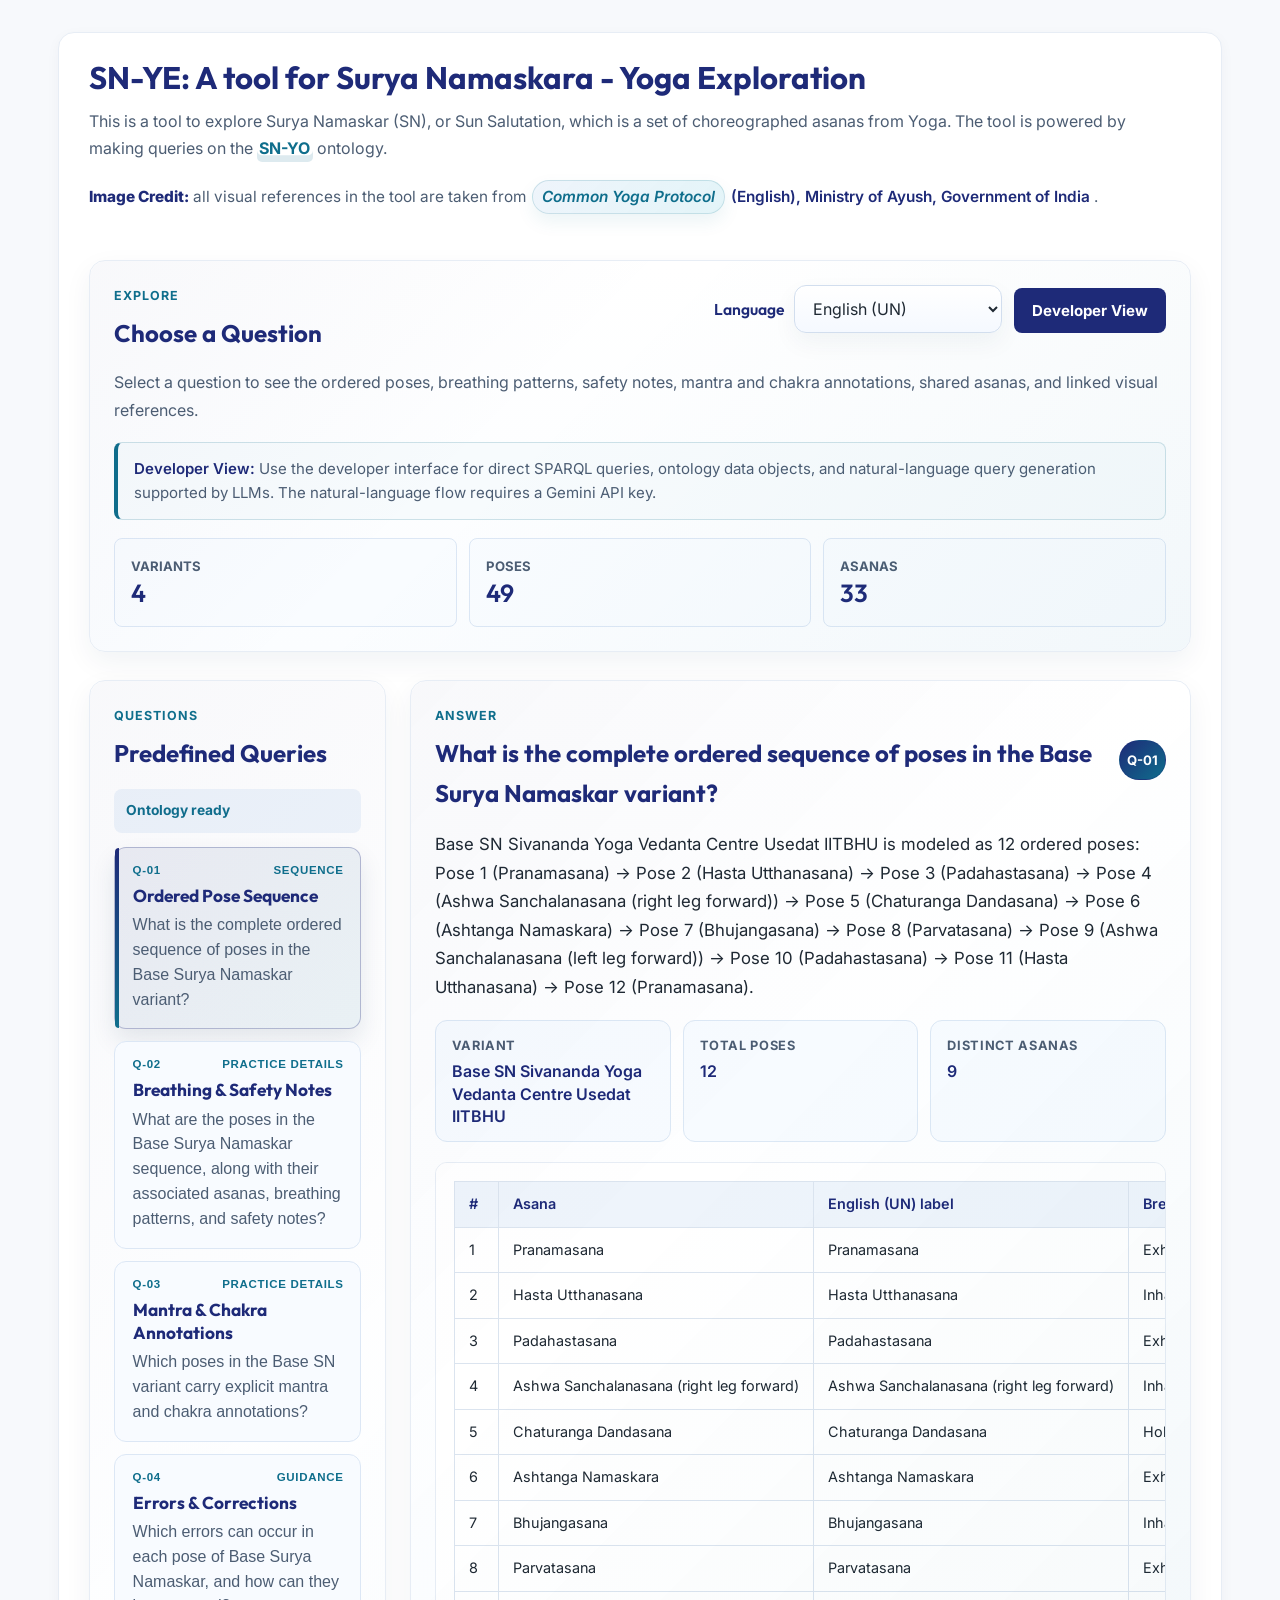
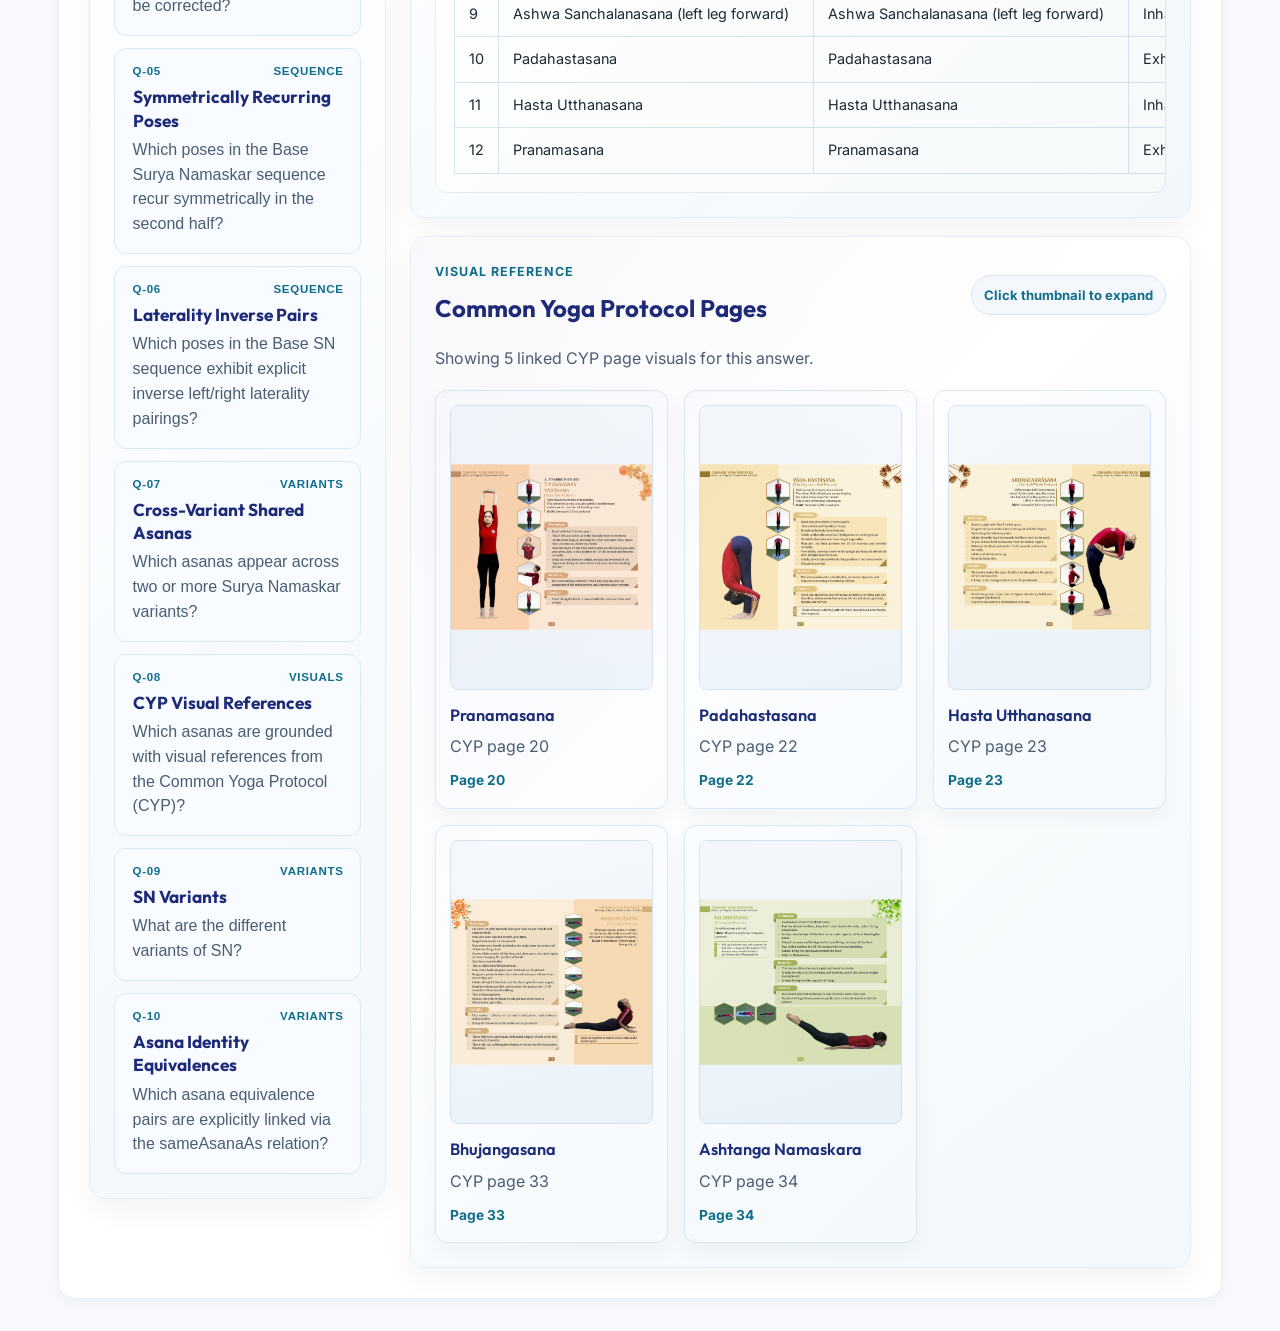
<file: index.html>
<!DOCTYPE html>
<html lang="en">
<head>
  <meta charset="UTF-8" />
  <meta name="viewport" content="width=device-width, initial-scale=1.0" />
  <title>SN-YE | Surya Namaskar Yoga Explorer</title>
  <meta
    name="description"
    content="Surya Namaskar explorer workspace with ontology-grounded answers and visual references."
  />
  <link rel="stylesheet" href="css/style.css" />
  <link rel="stylesheet" href="css/explorer.css?v=view_split_v2" />
</head>
<body class="education-page education-body education-body--workspace">
  <div class="container education-container education-container--workspace">
    <main class="content education-content education-content--workspace">
      <section
        class="visible education-workspace education-workspace--page sn-user-app"
        data-sn-user-app
        data-ontology-src="models/master.owl?v=sparql_v1"
        data-cyp-image-base="images/cyp-pages"
      >
        <div class="education-workspace-shell sn-user-shell">
          <header class="education-workspace-header">
            <div class="education-workspace-heading">
              <h1>SN-YE: A tool for Surya Namaskara - Yoga Exploration</h1>
              <p class="education-panel-copy education-workspace-copy">
                This is a tool to explore Surya Namaskar (SN), or Sun Salutation, which is a set of choreographed asanas from Yoga. The tool is powered by making queries on the <a class="education-inline-home-link" href="https://ai4society.github.io/sn-yo/" target="_blank" rel="noopener noreferrer">SN-YO</a> ontology.
              </p>
              <p class="education-panel-copy education-workspace-reference">
                <strong class="education-credit-heading">Image Credit:</strong> all visual references in the tool are taken from
                <a href="https://www.yogamdniy.nic.in/ckfinder/userfiles/files/Common%20Yoga%20Protocol%20Book%20_%20English%20(1).pdf" target="_blank" rel="noopener noreferrer">
                  <span class="keyword-highlight"><em>Common Yoga Protocol</em></span> <strong>(English), Ministry of Ayush, Government of India</strong>
                </a>.
              </p>
            </div>
          </header>

          <div class="sn-user-media-grid sn-user-media-grid--single">
            <article class="education-panel sn-user-summary-panel">
              <div class="education-panel-header education-panel-header--spread sn-user-explore-header">
                <div>
                  <p class="education-kicker">Explore</p>
                  <h2>Choose a Question</h2>
                </div>
                <div class="sn-user-explore-actions">
                  <div class="education-language-control education-language-control--toolbar">
                    <label class="education-composer-label" for="sn-user-language-select">Language</label>
                    <select
                      id="sn-user-language-select"
                      class="education-composer-select education-language-select"
                      name="sn-user-language-select"
                    >
                      <option value="en" selected>English (UN)</option>
                      <option value="ar">Arabic (UN)</option>
                      <option value="zh">Chinese (UN)</option>
                      <option value="fr">French (UN)</option>
                      <option value="ru">Russian (UN)</option>
                      <option value="es">Spanish (UN)</option>
                      <option value="hi">Hindi (IN)</option>
                      <option value="bn">Bengali (IN)</option>
                      <option value="mr">Marathi (IN)</option>
                      <option value="te">Telugu (IN)</option>
                      <option value="ta">Tamil (IN)</option>
                      <option value="gu">Gujarati (IN)</option>
                      <option value="ur">Urdu (IN)</option>
                      <option value="kn">Kannada (IN)</option>
                      <option value="or">Odia (IN)</option>
                      <option value="ml">Malayalam (IN)</option>
                      <option value="pa">Punjabi (IN)</option>
                      <option value="as">Assamese (IN)</option>
                      <option value="mai">Maithili (IN)</option>
                      <option value="sat">Santali (IN)</option>
                      <option value="mni">Manipuri (Meitei) (IN)</option>
                      <option value="brx">Bodo (IN)</option>
                      <option value="doi">Dogri (IN)</option>
                      <option value="ks">Kashmiri (IN)</option>
                      <option value="kok">Konkani (IN)</option>
                      <option value="ne">Nepali (IN)</option>
                      <option value="sa">Sanskrit (IN)</option>
                      <option value="sd">Sindhi (IN)</option>
                    </select>
                  </div>
                  <a class="sn-user-developer-link" href="explorer.html">Developer View</a>
                </div>
              </div>
              <p class="education-panel-copy">
                Select a question to see the ordered poses, breathing patterns, safety notes, mantra and chakra annotations, shared asanas, and linked visual references.
              </p>
              <div class="sn-user-developer-note">
                <strong>Developer View:</strong>
                Use the developer interface for direct SPARQL queries, ontology data objects, and natural-language query generation supported by LLMs. The natural-language flow requires a Gemini API key.
              </div>
              <div class="sn-user-stats" aria-label="Ontology summary">
                <div>
                  <span>Variants</span>
                  <strong id="sn-user-stat-variants">-</strong>
                </div>
                <div>
                  <span>Poses</span>
                  <strong id="sn-user-stat-poses">-</strong>
                </div>
                <div>
                  <span>Asanas</span>
                  <strong id="sn-user-stat-asanas">-</strong>
                </div>
              </div>
            </article>
          </div>

          <div class="sn-user-layout">
            <aside class="education-panel sn-user-question-panel">
              <div class="education-panel-header">
                <div>
                  <p class="education-kicker">Questions</p>
                  <h2>Predefined Queries</h2>
                </div>
              </div>
              <div id="sn-user-status" class="sn-user-status">Loading ontology...</div>
              <div id="sn-user-question-list" class="education-question-list" aria-label="Predefined yoga questions"></div>
            </aside>

            <div class="sn-user-answer-column">
              <article class="education-panel education-answer-panel sn-user-answer-panel">
                <div class="education-panel-header education-panel-header--spread">
                  <div>
                    <p class="education-kicker">Answer</p>
                    <h2 id="sn-user-answer-title">Select a question...</h2>
                  </div>
                  <span class="education-question-id" id="sn-user-active-question-id">-</span>
                </div>
                <p id="sn-user-answer-text" class="education-answer-lede"></p>
                <div id="sn-user-facts" class="education-facts" aria-label="Answer facts"></div>
                <div id="sn-user-sections" class="education-sections" aria-label="Answer details"></div>
                <div id="sn-user-error" class="education-error" hidden></div>
              </article>

              <article class="education-panel education-visual-panel sn-user-visual-panel">
                <div class="education-panel-header education-panel-header--spread">
                  <div>
                    <p class="education-kicker">Visual Reference</p>
                    <h2>Common Yoga Protocol Pages</h2>
                  </div>
                  <span class="education-status-pill education-status-pill--subtle">Click thumbnail to expand</span>
                </div>
                <p id="sn-user-visual-note" class="education-panel-copy">
                  Visual references directly attached to the modeled entities will be displayed here.
                </p>
                <div id="sn-user-visuals" class="education-visuals" aria-label="Linked CYP visual references"></div>
              </article>
            </div>
          </div>
        </div>
      </section>
    </main>
  </div>

  <div
    class="education-lightbox"
    id="sn-user-lightbox"
    hidden
    aria-hidden="true"
    role="dialog"
    aria-label="Expanded CYP page visual"
  >
    <button
      type="button"
      class="education-lightbox-close"
      id="sn-user-lightbox-close"
      aria-label="Close expanded visual"
    >
      &times;
    </button>
    <figure class="education-lightbox-figure">
      <img id="sn-user-lightbox-image" alt="" />
      <figcaption id="sn-user-lightbox-caption"></figcaption>
    </figure>
  </div>

  <script src="js/ontology-graph.js?v=sparql_v1"></script>
  <script src="js/explorer-data.js?v=sparql_v1"></script>
  <script src="js/user-view.js?v=user_v1"></script>
</body>
</html>
</file>
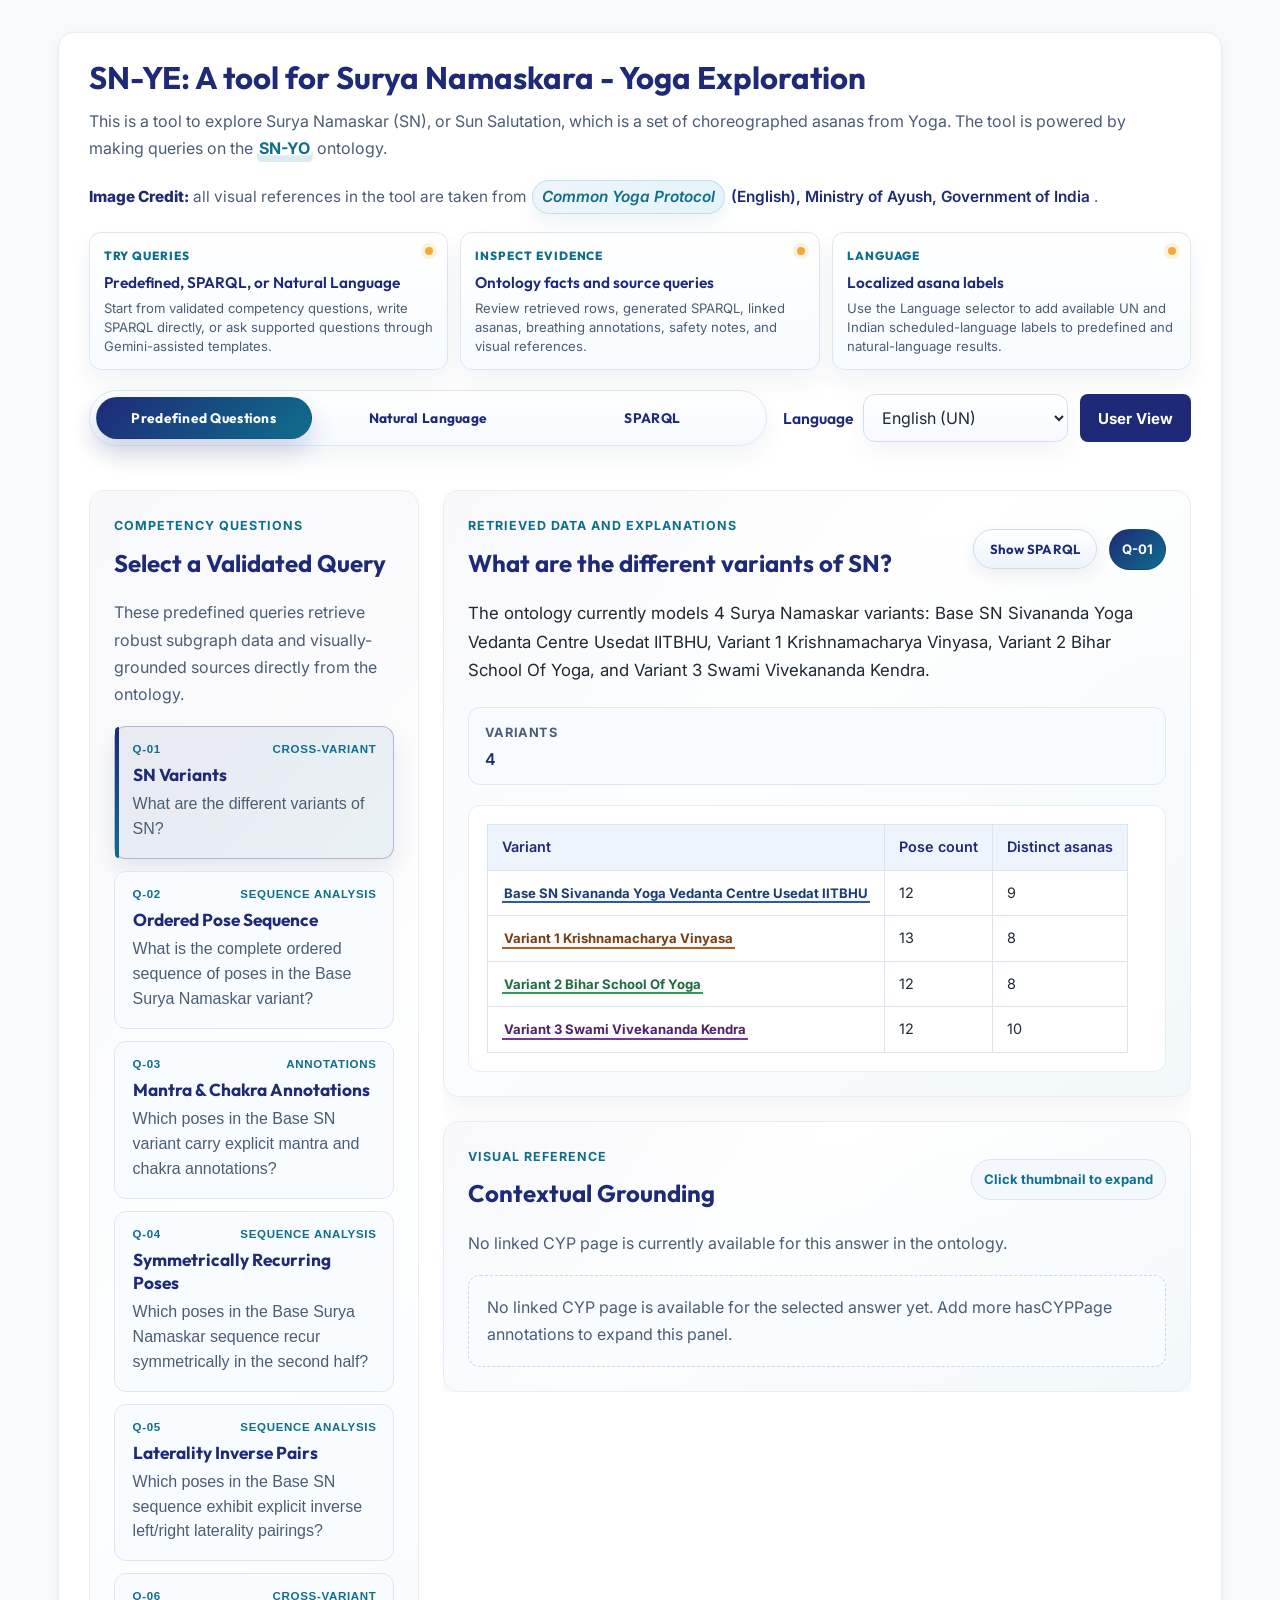
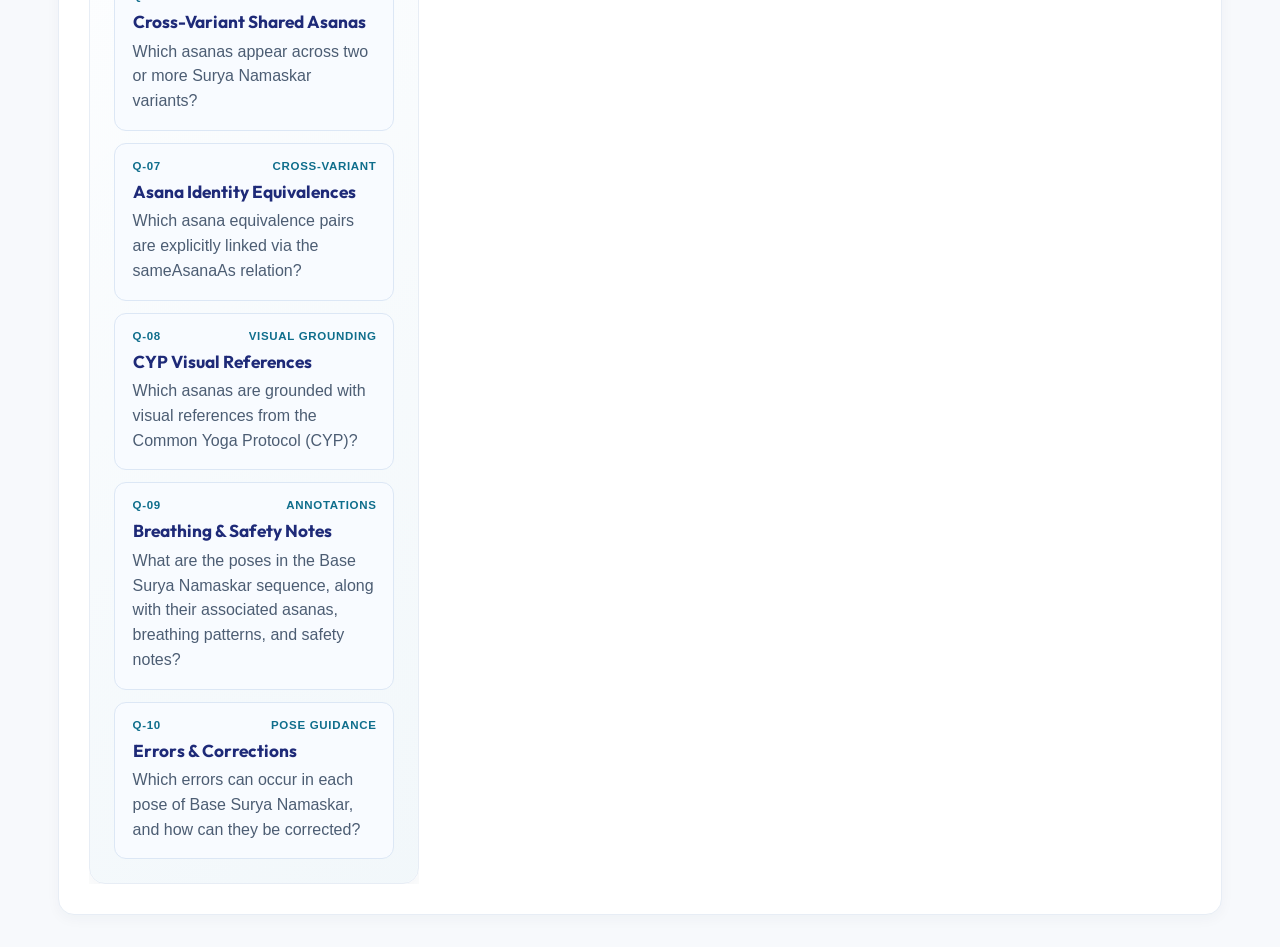
<file: explorer.html>
<!DOCTYPE html>
<html lang="en">
<head>
  <meta charset="UTF-8" />
  <meta name="viewport" content="width=device-width, initial-scale=1.0" />
  <title>SN-YE | Surya Namaskar Yoga Explorer</title>
  <meta
    name="description"
    content="Surya Namaskar explorer workspace with ontology-grounded answers and visual references."
  />
  <link rel="stylesheet" href="css/style.css" />
  <link rel="stylesheet" href="css/explorer.css?v=view_split_v2" />
</head>
<body class="education-page education-body education-body--workspace">
  <div class="container education-container education-container--workspace">
    <main class="content education-content education-content--workspace">
      <section
        class="visible education-workspace education-workspace--page"
        data-education-app
        data-ontology-src="models/master.owl?v=sparql_v1"
        data-cyp-image-base="images/cyp-pages"
      >
        <div class="education-workspace-shell">
          <header class="education-workspace-header">
            <div class="education-workspace-heading">
              <h1>SN-YE: A tool for Surya Namaskara - Yoga Exploration</h1>
              <p class="education-panel-copy education-workspace-copy">
                This is a tool to explore Surya Namaskar (SN), or Sun Salutation, which is a set of choreographed asanas from Yoga. The tool is powered by making queries on the <a class="education-inline-home-link" href="https://ai4society.github.io/sn-yo/" target="_blank" rel="noopener noreferrer">SN-YO</a> ontology.
              </p>
              <p class="education-panel-copy education-workspace-reference">
                <strong class="education-credit-heading">Image Credit:</strong> all visual references in the tool are taken from
                <a href="https://www.yogamdniy.nic.in/ckfinder/userfiles/files/Common%20Yoga%20Protocol%20Book%20_%20English%20(1).pdf" target="_blank" rel="noopener noreferrer">
                  <span class="keyword-highlight"><em>Common Yoga Protocol</em></span> <strong>(English), Ministry of Ayush, Government of India</strong>
                </a>.
              </p>
              <div class="education-feature-strip" aria-label="SN-YE feature overview">
                <article class="education-feature-card">
                  <span>Try queries</span>
                  <strong>Predefined, SPARQL, or Natural Language</strong>
                  <p>Start from validated competency questions, write SPARQL directly, or ask supported questions through Gemini-assisted templates.</p>
                </article>
                <article class="education-feature-card">
                  <span>Inspect evidence</span>
                  <strong>Ontology facts and source queries</strong>
                  <p>Review retrieved rows, generated SPARQL, linked asanas, breathing annotations, safety notes, and visual references.</p>
                </article>
                <article class="education-feature-card">
                  <span>Language</span>
                  <strong>Localized asana labels</strong>
                  <p>Use the Language selector to add available UN and Indian scheduled-language labels to predefined and natural-language results.</p>
                </article>
              </div>
            </div>
          </header>

          <div class="education-workspace-toolbar">
            <div class="education-workspace-switch education-workspace-switch--page" role="tablist" aria-label="Workspace mode">
              <button
                type="button"
                class="education-workspace-switch-button"
                id="education-mode-predefined"
                data-workspace-mode="predefined"
                aria-pressed="false"
              >
                Predefined Questions
              </button>
              <button
                type="button"
                class="education-workspace-switch-button"
                id="education-mode-custom"
                data-workspace-mode="custom"
                aria-pressed="true"
              >
                Natural Language
              </button>
              <button
                type="button"
                class="education-workspace-switch-button"
                id="education-mode-sparql"
                data-workspace-mode="sparql"
                aria-pressed="false"
              >
                SPARQL
              </button>
            </div>
            <div class="education-toolbar-actions">
              <div class="education-language-control education-language-control--toolbar">
                <label class="education-composer-label" for="education-language-select">Language</label>
                <select
                  id="education-language-select"
                  class="education-composer-select education-language-select"
                  data-education-language-select
                  name="education-language-select"
                >
                  <option value="en" selected>English (UN)</option>
                  <option value="ar">Arabic (UN)</option>
                  <option value="zh">Chinese (UN)</option>
                  <option value="fr">French (UN)</option>
                  <option value="ru">Russian (UN)</option>
                  <option value="es">Spanish (UN)</option>
                  <option value="hi">Hindi (IN)</option>
                  <option value="bn">Bengali (IN)</option>
                  <option value="mr">Marathi (IN)</option>
                  <option value="te">Telugu (IN)</option>
                  <option value="ta">Tamil (IN)</option>
                  <option value="gu">Gujarati (IN)</option>
                  <option value="ur">Urdu (IN)</option>
                  <option value="kn">Kannada (IN)</option>
                  <option value="or">Odia (IN)</option>
                  <option value="ml">Malayalam (IN)</option>
                  <option value="pa">Punjabi (IN)</option>
                  <option value="as">Assamese (IN)</option>
                  <option value="mai">Maithili (IN)</option>
                  <option value="sat">Santali (IN)</option>
                  <option value="mni">Manipuri (Meitei) (IN)</option>
                  <option value="brx">Bodo (IN)</option>
                  <option value="doi">Dogri (IN)</option>
                  <option value="ks">Kashmiri (IN)</option>
                  <option value="kok">Konkani (IN)</option>
                  <option value="ne">Nepali (IN)</option>
                  <option value="sa">Sanskrit (IN)</option>
                  <option value="sd">Sindhi (IN)</option>
                </select>
              </div>
              <a class="education-view-link" href="index.html">User View</a>
            </div>
          </div>

          <div class="education-layout-container">
            
            <!-- Natural Language Interface - Left/Right State Flow -->
            <div id="nl-interface-wrapper" class="education-layout" data-mode="custom" style="display: none;">
              
              <!-- LEFT PANE: Composer -->
              <aside class="education-questions-column" id="nl-interface-column">
                <div class="education-panel education-composer-panel education-panel--workspace-column" id="education-composer-panel">
                  <div class="education-panel-header education-panel-header--spread">
                    <div>
                      <p class="education-kicker">Natural Language Interface</p>
                      <h2>Query the Knowledge Graph</h2>
                    </div>
                  </div>

                  <p class="education-panel-copy">
                    This framework interprets your natural language prompts and translates them into structured SPARQL queries against the Surya Namaskar Ontology. 
                  </p>

                  <form class="education-composer-form" id="education-ai-form" aria-label="Custom natural language question composer">
                    <details class="education-config-panel">
                      <summary class="education-config-summary">
                        <span>Gemini API Key &amp; Model</span>
                        <span class="education-config-summary-note">Required</span>
                      </summary>
                      <div class="education-config-panel-body">
                        <div class="education-composer-config-grid">
                          <div class="education-composer-field">
                            <label class="education-composer-label" for="education-api-key">Gemini API key</label>
                            <input
                              id="education-api-key"
                              class="education-composer-input education-composer-input--single-line"
                              name="education-api-key"
                              type="password"
                              spellcheck="false"
                              autocomplete="off"
                              placeholder="Paste your Gemini API key"
                            />
                          </div>
                          <div class="education-composer-field">
                            <label class="education-composer-label" for="education-ai-model">Model</label>
                            <select id="education-ai-model" class="education-composer-select" name="education-ai-model">
                              <option value="gemma-4-31b-it" selected>Gemma 4 31B</option>
                              <option value="gemma-4-26b-a4b-it">Gemma 4 26B</option>
                              <option value="gemini-3.1-flash-lite-preview">Gemini 3.1 Flash-Lite Preview</option>
                              <option value="gemini-3-flash-preview">Gemini 3 Flash Preview</option>
                              <option value="gemini-2.5-flash">Gemini 2.5 Flash</option>
                              <option value="gemini-2.5-flash-lite">Gemini 2.5 Flash-Lite</option>
                            </select>
                          </div>
                        </div>
                      </div>
                    </details>

                    <div class="education-label-row">
                      <label class="education-composer-label" for="education-ai-question">Input prompt</label>
                      <span class="education-info-popover">
                        <button type="button" class="education-info-button" aria-label="API key info">i</button>
                        <span class="education-info-tooltip" role="tooltip">
                          A Gemini API key is required to generate SPARQL and the natural language explanation. Open the Gemini API Key &amp; Model section to add it.
                        </span>
                      </span>
                    </div>
                    <textarea
                      id="education-ai-question"
                      class="education-composer-input"
                      name="education-ai-question"
                      rows="4"
                      spellcheck="false"
                      placeholder="Type your natural language query here..."
                    ></textarea>

                    <div class="education-composer-actions" aria-label="Composer actions">
                      <button type="button" class="education-composer-button education-composer-button--ghost" id="education-ai-clear">Clear</button>
                      <button type="button" class="education-composer-button education-composer-button--primary" id="education-ai-generate">Send request</button>
                    </div>
                    <div id="education-nl-error" class="education-error" hidden style="margin-top: 16px; color: var(--text-color); background: rgba(255, 0, 0, 0.1); padding: 8px; border-radius: var(--radius-sm); border-left: 4px solid red;"></div>
                  </form>
                </div>
              </aside>

              <!-- RIGHT PANE: 3-State Display Flow -->
              <div class="education-response-column">
                
                <!-- STATE 1: Welcome / Example Questions -->
                <div id="nl-state-welcome" class="education-panel nl-state-panel" style="display: flex;">
                  <div class="education-panel-header">
                    <div>
                      <p class="education-kicker">Getting Started</p>
                      <h2>Example Queries</h2>
                    </div>
                  </div>
                  <div class="education-panel-copy education-panel-copy--grow">
                    <p>Select a model and enter a natural language prompt on the left to begin generating custom queries dynamically. If you're not sure where to start, try these tested examples:</p>
                    <ul class="education-example-list">
                      <li>"What are the different variants of SN?"</li>
                      <li>"What is the ordered sequence of poses in the Base Surya Namaskar (Sivananda) variant?"</li>
                      <li>"What rules and common errors are documented for Bhujangasana (Pose 7)?"</li>
                      <li>"What breathing pattern and safety note are modeled for each Base SN pose?"</li>
                      <li>"Which poses in Base SN carry mantra and chakra annotations?"</li>
                      <li>"Compare the pose counts across all three variants (Base SN, V1, V2, V3)."</li>
                      <li>"Which asanas are shared across multiple variants?"</li>
                      <li>"What is the ordered pose sequence for V1 (Krishnamacharya)?"</li>
                      <li>"Which poses exhibit inverse left/right laterality pairings?"</li>
                      <li>"Which asanas have linked CYP (Common Yoga Protocol) visual references?"</li>
                    </ul>
                  </div>
                </div>

                <!-- STATE 2: SPARQL Generation Review -->
                <div id="nl-state-sparql" class="education-panel nl-state-panel" style="display: none;">
                  <div class="education-panel-header education-panel-header--spread">
                    <div>
                      <p class="education-kicker">Generated SPARQL Query</p>
                      <h2>Query Review</h2>
                    </div>
                    <button type="button" class="education-inline-button education-inline-button--primary" id="education-ai-run">Run Query</button>
                  </div>
                  <pre id="education-nl-sparql" class="education-code education-code--stretch"></pre>
                </div>

                <!-- STATE 3: Analysis & Results -->
                <div id="nl-state-results" class="education-panel education-answer-panel nl-state-panel" style="display: none;">
                  <div class="education-panel-header education-panel-header--spread">
                    <div>
                      <p class="education-kicker">Data Artifact</p>
                      <h2>Execution Results</h2>
                    </div>
                    <button type="button" class="education-inline-button education-inline-button--ghost" id="nl-toggle-sparql">View SPARQL</button>
                  </div>

                  <div class="llm-explanation-box" id="education-nl-explanation" hidden>
                    <div class="education-llm-heading">
                      <strong>Explanation</strong>
                      <span class="education-llm-dots" id="education-nl-explanation-loading" role="status" aria-label="Generating explanation" hidden>
                        <span></span>
                        <span></span>
                        <span></span>
                      </span>
                    </div>
                    <div class="education-llm-copy" id="education-nl-explanation-body" hidden>
                      <span id="education-nl-explanation-text"></span>
                    </div>
                  </div>

                  <div class="education-facts" id="education-nl-facts" aria-label="Answer facts"></div>
                  <div class="education-sections" id="education-nl-sections" aria-label="Answer details"></div>
                </div>

              </div>

            </div>

            <!-- SPARQL Query Layout -->
            <div id="sparql-interface-wrapper" class="education-layout" data-mode="sparql" style="display: none;">
              <aside class="education-questions-column">
                <div class="education-panel education-sparql-guide-panel">
                  <div class="education-panel-header">
                    <div>
                      <p class="education-kicker">SPARQL Workspace</p>
                      <h2>Write Direct Ontology Queries</h2>
                    </div>
                  </div>

                  <p class="education-panel-copy">
                    The local runner supports browser-side SELECT queries over the loaded SN-YO OWL file. Use prefixes, triple patterns, OPTIONAL blocks, VALUES, LANG filters, ORDER BY, and LIMIT for focused exploration.
                  </p>

                  <div class="education-uri-grid" aria-label="Ontology URI reference">
                    <div><span>core</span><code>https://purl.org/ai4s/yoga/sn-yo/core#</code></div>
                    <div><span>base</span><code>https://purl.org/ai4s/yoga/sn-yo/base-sn#</code></div>
                    <div><span>v1</span><code>https://purl.org/ai4s/yoga/sn-yo/variant01#</code></div>
                    <div><span>v2</span><code>https://purl.org/ai4s/yoga/sn-yo/variant02#</code></div>
                    <div><span>v3</span><code>https://purl.org/ai4s/yoga/sn-yo/variant03#</code></div>
                  </div>

                  <div class="education-sparql-hints" aria-label="Useful ontology terms">
                    <span>core:Pose</span>
                    <span>core:Asana</span>
                    <span>core:Variant</span>
                    <span>core:hasAsana</span>
                    <span>core:poseNumber</span>
                    <span>core:hasBreathingPattern</span>
                    <span>core:hasSafetyNote</span>
                  </div>
                </div>

                <div class="education-panel education-sparql-editor-panel">
                  <div class="education-panel-header education-panel-header--spread">
                    <div>
                      <p class="education-kicker">Query Editor</p>
                      <h2>SPARQL SELECT</h2>
                    </div>
                    <button type="button" class="education-inline-button education-inline-button--ghost" id="education-sparql-reset">Reset Prefixes</button>
                  </div>

                  <textarea
                    id="education-sparql-editor"
                    class="education-composer-input education-sparql-editor"
                    rows="16"
                    spellcheck="false"
                    aria-label="SPARQL query editor"
                  ></textarea>

                  <div class="education-composer-actions education-sparql-actions" aria-label="SPARQL query actions">
                    <button type="button" class="education-composer-button education-composer-button--primary" id="education-sparql-run">Run SPARQL</button>
                    <button type="button" class="education-composer-button education-composer-button--ghost" id="education-sparql-clear">Clear Results</button>
                  </div>
                  <div id="education-sparql-error" class="education-error" hidden></div>
                </div>
              </aside>

              <div class="education-response-column">
                <div class="education-panel education-answer-panel education-sparql-results-panel">
                  <div class="education-panel-header education-panel-header--spread">
                    <div>
                      <p class="education-kicker">SPARQL Results</p>
                      <h2 id="education-sparql-results-title">Run a query</h2>
                    </div>
                    <span class="education-query-note" id="education-sparql-result-note">Local OWL evaluation</span>
                  </div>

                  <p id="education-sparql-empty" class="education-panel-copy">
                    Results from the direct SPARQL editor will appear here.
                  </p>
                  <div id="education-sparql-facts" class="education-facts" aria-label="SPARQL result facts"></div>
                  <div id="education-sparql-sections" class="education-sections" aria-label="SPARQL result table"></div>
                </div>
              </div>

              <div class="education-panel education-sparql-examples-panel">
                <div class="education-panel-header">
                  <div>
                    <p class="education-kicker">Query Examples</p>
                    <h2>SPARQL Templates for SN-YO</h2>
                  </div>
                </div>

                <p class="education-panel-copy">
                  Use these examples as starting points for direct ontology exploration. Paste one into the editor above after the prefix block, or adapt the variables and predicates for your own question.
                </p>

                <div class="education-sparql-example-grid">
                  <details class="education-sparql-example-card">
                    <summary>Base SN sequence with asanas and breathing</summary>
                    <pre><code>SELECT ?pose ?poseNumber ?asanaLabel ?breathingLabel
WHERE {
  ?pose rdf:type core:Pose .
  ?pose core:belongsToVariant base:BaseSN_SivanandaYogaVedantaCentre_UsedatIITBHU .
  ?pose core:poseNumber ?poseNumber .
  ?pose core:hasAsana ?asana .
  ?asana rdfs:label ?asanaLabel .
  FILTER(LANG(?asanaLabel) = "en")
  OPTIONAL {
    ?pose core:hasBreathingPattern ?breathing .
    ?breathing rdfs:label ?breathingLabel .
    FILTER(LANG(?breathingLabel) = "en")
  }
}
ORDER BY ?poseNumber</code></pre>
                  </details>

                  <details class="education-sparql-example-card">
                    <summary>Available asanas with localized labels</summary>
                    <pre><code>SELECT ?asana ?englishLabel ?localizedLabel
WHERE {
  VALUES ?language { "fr" }
  ?asana rdf:type core:Asana .
  ?asana rdfs:label ?englishLabel .
  FILTER(LANG(?englishLabel) = "en")
  OPTIONAL {
    ?asana rdfs:label ?localizedLabel .
    FILTER(LANG(?localizedLabel) = ?language)
  }
}
ORDER BY ?englishLabel</code></pre>
                  </details>

                  <details class="education-sparql-example-card">
                    <summary>Safety notes in the base sequence</summary>
                    <pre><code>SELECT ?poseNumber ?asanaLabel ?safetyNote
WHERE {
  ?pose rdf:type core:Pose .
  ?pose core:belongsToVariant base:BaseSN_SivanandaYogaVedantaCentre_UsedatIITBHU .
  ?pose core:poseNumber ?poseNumber .
  ?pose core:hasAsana ?asana .
  ?asana rdfs:label ?asanaLabel .
  FILTER(LANG(?asanaLabel) = "en")
  ?pose core:hasSafetyNote ?safetyNote .
}
ORDER BY ?poseNumber</code></pre>
                  </details>

                  <details class="education-sparql-example-card">
                    <summary>Asanas with CYP visual references</summary>
                    <pre><code>SELECT ?asana ?asanaLabel ?cypPage
WHERE {
  ?asana rdf:type core:Asana .
  ?asana rdfs:label ?asanaLabel .
  FILTER(LANG(?asanaLabel) = "en")
  ?asana core:hasCYPPage ?cypPage .
}
ORDER BY ?cypPage</code></pre>
                  </details>
                </div>
              </div>
            </div>

            <!-- Predefined Questions Layout (Left questions, Right answers) -->
            <div id="predefined-interface-wrapper" class="education-layout" data-mode="predefined" style="display: none;">
              <aside class="education-questions-column">
                <div class="education-panel education-panel--fill education-panel--workspace-column" id="education-predefined-panel">
                  <div class="education-panel-header">
                    <div>
                      <p class="education-kicker">Competency Questions</p>
                      <h2>Select a Validated Query</h2>
                    </div>
                  </div>

                  <p class="education-panel-copy">
                    These predefined queries retrieve robust subgraph data and visually-grounded sources directly from the ontology.
                  </p>

                  <div id="education-question-list" class="education-question-list" aria-label="Suggested education questions"></div>
                </div>
              </aside>

              <div class="education-response-column">
                <div class="education-panel education-answer-panel">
                  <div class="education-panel-header education-panel-header--spread">
                    <div>
                      <p class="education-kicker">Retrieved Data and Explanations</p>
                      <h2 id="education-answer-title">Select a query...</h2>
                    </div>
                    <div class="education-answer-header-actions">
                      <button
                        type="button"
                        class="education-answer-toggle"
                        id="education-answer-view-toggle"
                        aria-pressed="false"
                      >
                        Show Ontology Data Object
                      </button>
                      <span class="education-question-id" id="education-active-question-id">-</span>
                    </div>
                  </div>

                  <div class="education-answer-scroll" id="education-answer-content">
                    <p id="education-answer-text" class="education-answer-lede"></p>
                    <div id="education-facts" class="education-facts" aria-label="Answer facts"></div>
                    <div id="education-sections" class="education-sections" aria-label="Answer details"></div>
                    <div id="education-error" class="education-error" hidden></div>
                  </div>

                  <div class="education-query-view" id="education-query-view" hidden>
                    <div class="education-query-box">
                      <div class="education-query-box-header">
                        <p class="education-kicker">Source SPARQL Template</p>
                        <div class="education-query-actions">
                          <span class="education-query-note" id="education-query-note">Local evaluation</span>
                        </div>
                      </div>
                      <pre id="education-sparql" class="education-code"></pre>
                    </div>
                  </div>
                </div>

                <div class="education-panel education-visual-panel" id="education-visual-panel">
                  <div class="education-panel-header education-panel-header--spread">
                    <div>
                      <p class="education-kicker">Visual Reference</p>
                      <h2>Contextual Grounding</h2>
                    </div>
                    <span class="education-status-pill education-status-pill--subtle">Click thumbnail to expand</span>
                  </div>

                  <div class="education-visual-scroll">
                    <p id="education-visual-note" class="education-panel-copy">
                      Visual references directly attached to the modeled entities will be displayed here.
                    </p>
                    <div id="education-visuals" class="education-visuals" aria-label="Linked CYP visual references"></div>
                  </div>
                </div>
              </div>
            </div>

          </div>
        </div>
      </section>
    </main>
  </div>

  <div
    class="education-lightbox"
    id="education-lightbox"
    hidden
    aria-hidden="true"
    role="dialog"
    aria-label="Expanded CYP page visual"
  >
    <button
      type="button"
      class="education-lightbox-close"
      id="education-lightbox-close"
      aria-label="Close expanded visual"
    >
      ×
    </button>
    <figure class="education-lightbox-figure">
      <img id="education-lightbox-image" alt="" />
      <figcaption id="education-lightbox-caption"></figcaption>
    </figure>
  </div>

  <script src="js/ontology-graph.js?v=sparql_v1"></script>
  <script src="js/explorer-data.js?v=sparql_v1"></script>
  <script src="js/explorer-ai.js?v=sparql_v1"></script>
  <script src="js/explorer.js?v=sparql_v1"></script>
</body>
</html>
</file>
<file: css/style.css>
@import url('https://fonts.googleapis.com/css2?family=Inter:wght@300;400;500;600;700&family=Outfit:wght@400;600;800&display=swap');

:root {
  --bg-color: #f7f9fc;
  --panel-bg: #ffffff;
  --panel-border: #e7edf5;
  --text-primary: #1f2933;
  --text-secondary: #4c5d73;
  --accent-color: #1e2a78;
  --accent-secondary: #0f6e8c;
  --mobile-sidebar-offset: 0px;
  
  --font-main: 'Inter', "Segoe UI", Arial, sans-serif;
  --font-heading: 'Outfit', "Segoe UI", Arial, sans-serif;
  
  --transition-smooth: all 0.3s ease;
  --radius-lg: 16px;
  --radius-md: 12px;
  --radius-sm: 8px;
}

* {
  margin: 0;
  padding: 0;
  box-sizing: border-box;
}

body {
  font-family: var(--font-main);
  background-color: var(--bg-color);
  color: var(--text-primary);
  line-height: 1.7;
  overflow-x: hidden;
  min-width: 320px;
}

img {
  max-width: 100%;
  height: auto;
}

.bg-blobs {
  display: none;
}

/* Layout */
.container {
  display: flex;
  min-height: 100vh;
  margin: 0;
  width: 100%;
  align-items: flex-start;
}

/* Sidebar */
.sidebar {
  flex: 0 0 280px;
  width: 280px;
  position: fixed;
  height: 100vh;
  padding: 32px 24px;
  background: linear-gradient(180deg, #1e2a78 0%, #16324f 100%);
  color: #ffffff;
  display: flex;
  flex-direction: column;
  z-index: 100;
  box-shadow: 2px 0 14px rgba(0, 0, 0, 0.08);
  overflow-y: auto;
}

.sidebar-brand {
  margin-bottom: 40px;
}

.sidebar h2 {
  font-family: var(--font-heading);
  font-size: 1.4rem;
  font-weight: 700;
  color: #ffffff;
  line-height: 1.3;
  border-bottom: none;
  padding-bottom: 0;
  margin-bottom: 0;
}

.sidebar nav {
  display: flex;
  flex-direction: column;
  gap: 8px;
  min-width: 0;
}

.sidebar nav a {
  color: #e5eefc;
  text-decoration: none;
  font-size: 0.95rem;
  font-weight: 500;
  padding: 10px 14px;
  border-radius: var(--radius-sm);
  transition: var(--transition-smooth);
  display: flex;
  align-items: center;
}

.sidebar nav a:hover, .sidebar nav a.active {
  background: rgba(255, 255, 255, 0.12);
  color: #ffffff;
  transform: translateX(4px);
}

.sidebar-portal-link-wrap {
  margin-top: 2rem;
  padding: 0 16px;
}

.sidebar-portal-link {
  display: block;
  width: 100%;
  text-align: center;
  background: var(--accent-secondary);
  color: #ffffff;
  padding: 12px;
  border-radius: var(--radius-md);
}

/* Main Content */
.content {
  flex: 1;
  margin-left: 280px;
  min-width: 0;
  padding: 50px 5vw;
  max-width: 1800px; /* allows dynamic wider expansion */
  width: 100%;
}

/* Keyword Highlights */
.keyword-highlight {
  background-color: #eef4fb;
  color: #0f6e8c;
  padding: 2px 6px;
  border-radius: 4px;
  font-weight: 600;
  box-decoration-break: clone;
  -webkit-box-decoration-break: clone;
}

.ontology-subtitle {
  color: var(--accent-color);
  font-weight: 600;
  margin-bottom: 24px;
}

section {
  background: var(--panel-bg);
  border: 1px solid var(--panel-border);
  border-radius: var(--radius-lg);
  padding: clamp(22px, 3vw, 40px);
  margin-bottom: 32px;
  box-shadow: 0 4px 14px rgba(22, 50, 79, 0.04);
  opacity: 1;
  transform: translateY(0);
  width: 100%;
  min-width: 0;
}

.tab-section {
  display: none;
}

.tab-section.active-tab {
  display: block;
  opacity: 1;
  transform: translateY(0);
}

h1 {
  font-family: var(--font-heading);
  font-size: clamp(2rem, 4vw, 2.75rem);
  font-weight: 700;
  color: var(--accent-color);
  margin-bottom: 8px;
  line-height: 1.12;
}

h2 {
  font-family: var(--font-heading);
  font-size: clamp(1.55rem, 3vw, 1.9rem);
  font-weight: 700;
  color: var(--accent-color);
  margin-bottom: 24px;
  padding-bottom: 12px;
  border-bottom: 2px solid #dce7f5;
}

h3 {
  font-family: var(--font-heading);
  font-size: clamp(1.1rem, 2.3vw, 1.3rem);
  font-weight: 600;
  margin-bottom: 12px;
  margin-top: 24px;
  color: var(--accent-secondary);
}

p, li {
  font-size: 1rem;
  color: var(--text-primary);
  margin-bottom: 14px;
  overflow-wrap: anywhere;
}

ul {
  padding-left: 24px;
  margin-bottom: 20px;
}

ul li {
  margin-bottom: 8px;
}

strong {
  color: var(--accent-color);
  font-weight: 600;
}

/* Glass Panels (Now solid boxes) */
.glass-panel {
  background: #f9fbfe;
  border: 1px solid #dfe8f3;
  border-radius: var(--radius-md);
  padding: 24px;
  margin-bottom: 24px;
  min-width: 0;
}

/* Buttons */
.btn {
  display: inline-flex;
  align-items: center;
  justify-content: center;
  padding: 10px 20px;
  background: linear-gradient(135deg, #1e2a78 0%, #0f6e8c 100%);
  color: #ffffff;
  text-decoration: none;
  font-weight: 600;
  font-size: 0.95rem;
  border-radius: var(--radius-sm);
  transition: var(--transition-smooth);
  border: none;
  cursor: pointer;
}

.btn:hover {
  transform: translateY(-2px);
  box-shadow: 0 6px 16px rgba(30, 42, 120, 0.15);
  opacity: 0.95;
}

.btn-outline {
  background: transparent;
  border: 1px solid var(--accent-secondary);
  color: var(--accent-secondary);
}

.btn-outline:hover {
  background: var(--accent-secondary);
  color: #ffffff;
}

/* Files Grid */
.files-grid {
  display: grid;
  grid-template-columns: repeat(auto-fit, minmax(240px, 1fr));
  gap: 20px;
}

/* SPARQL Queries & Data Tables */
.query-block {
  margin-bottom: 24px;
  background: #ffffff;
  border: 1px solid var(--panel-border);
  border-radius: var(--radius-md);
  overflow: hidden;
  box-shadow: 0 2px 8px rgba(22, 50, 79, 0.03);
  min-width: 0;
}

.query-header {
  padding: 16px 20px;
  background: #f9fbfe;
  border-bottom: 1px solid var(--panel-border);
  cursor: pointer;
  display: flex;
  justify-content: space-between;
  align-items: flex-start;
  gap: 16px;
  transition: background 0.2s ease;
}

.query-header:hover {
  background: #f0f4f9;
}

.query-header h3 {
  margin: 0;
  font-size: 1.1rem;
  color: var(--accent-color);
  flex: 1;
  min-width: 0;
  line-height: 1.4;
}

.query-icon {
  transition: transform 0.3s ease;
  color: var(--accent-color);
  flex: 0 0 auto;
  line-height: 1;
}

.query-content {
  display: grid;
  grid-template-columns: minmax(0, 1fr) minmax(0, 1fr);
  max-height: 0;
  overflow: hidden;
  transition: max-height 0.4s ease;
}

.query-block.open .query-content {
  max-height: 4200px;
}

.query-block.open .query-icon {
  transform: rotate(180deg);
}

.code-box {
  padding: 20px;
  border-right: 1px solid var(--panel-border);
  background: #f4f7fb;
  min-width: 0;
}

.code-box pre {
  font-family: 'Courier New', Courier, monospace;
  font-size: 0.9rem;
  color: #1f2933;
  overflow-x: auto;
  white-space: pre;
  max-width: 100%;
  padding-bottom: 2px;
}

.code-box code {
  color: #1e2a78;
  background: transparent;
  padding: 0;
}

.data-box {
  padding: 20px;
  background: #ffffff;
  min-width: 0;
  overflow-x: auto;
  -webkit-overflow-scrolling: touch;
}

.data-box h4 {
  font-family: var(--font-heading);
  font-size: 1rem;
  color: var(--accent-color);
  margin-bottom: 12px;
  display: flex;
  align-items: center;
  gap: 8px;
}

table {
  width: max-content;
  min-width: 100%;
  border-collapse: collapse;
  font-size: 0.9rem;
}

th, td {
  padding: 10px 14px;
  text-align: left;
  border: 1px solid #dbe4ef;
  vertical-align: top;
}

th {
  background: #eef4fb;
  color: var(--accent-color);
  font-weight: 600;
}

td {
  color: var(--text-primary);
  word-break: break-word;
}

tr:hover td {
  background: #f9fbfe;
}

/* Image Visuals */
.visual-block {
  text-align: center;
  margin-bottom: 30px;
  background: #f9fbfe;
  border: 1px solid #dfe8f3;
  border-radius: var(--radius-md);
  padding: 24px;
  min-width: 0;
}

.visual-block img {
  width: 100%;
  max-width: 450px;
  border-radius: var(--radius-sm);
  border: 1px solid #d8e2ee;
  box-shadow: 0 4px 12px rgba(22, 50, 79, 0.08);
  display: block;
  margin: 16px auto 0 auto;
}

/* Ontology Cards */
.cards-grid {
  display: grid;
  grid-template-columns: repeat(auto-fill, minmax(220px, 1fr));
  gap: 16px;
  margin-bottom: 32px;
}

.ontology-card {
  background: #ffffff;
  border-radius: var(--radius-sm);
  padding: 16px 20px;
  box-shadow: 0 2px 8px rgba(22, 50, 79, 0.04);
  border: 1px solid var(--panel-border);
  transition: var(--transition-smooth);
  min-width: 0;
}

.ontology-card:hover {
  transform: translateY(-2px);
  box-shadow: 0 6px 16px rgba(22, 50, 79, 0.08);
}

.ontology-card h4 {
  font-family: var(--font-heading);
  font-size: 1.05rem;
  color: var(--text-primary);
  margin-bottom: 6px;
  margin-top: 0;
}

.ontology-card p {
  font-size: 0.9rem;
  color: var(--text-secondary);
  line-height: 1.5;
  margin-bottom: 0;
}

.ontology-card.border-blue {
  border-top: 4px solid #1e2a78;
  background: linear-gradient(to bottom, #f3f6fc, #ffffff);
}
.ontology-card.border-blue h4 { color: #1e2a78; }

.ontology-card.border-green {
  border-top: 4px solid #0f6e8c;
  background: linear-gradient(to bottom, #f0f7f9, #ffffff);
}
.ontology-card.border-green h4 { color: #0f6e8c; }

.ontology-card.border-orange {
  border-top: 4px solid #d97706;
  background: linear-gradient(to bottom, #fff8f0, #ffffff);
}
.ontology-card.border-orange h4 { color: #d97706; }

/* Metadata & Use Case Enhancements */
.metadata-grid {
  display: grid;
  grid-template-columns: repeat(auto-fit, minmax(200px, 1fr));
  gap: 16px;
  margin-bottom: 24px;
}
.meta-card {
  background: #ffffff;
  border: 1px solid var(--panel-border);
  padding: 16px;
  border-radius: var(--radius-sm);
  border-left: 4px solid var(--accent-color);
}
.meta-card span {
  display: block;
  font-size: 0.85rem;
  color: var(--text-secondary);
  text-transform: uppercase;
  letter-spacing: 0.5px;
  margin-bottom: 4px;
  font-weight: 600;
}
.meta-card strong {
  font-size: 1.1rem;
  color: var(--text-primary);
}

.namespace-list {
  background: #f4f7fb;
  padding: 16px;
  border-radius: var(--radius-sm);
  border: 1px solid var(--panel-border);
}
.namespace-list p { margin-bottom: 8px; font-weight: 600; color: var(--accent-color); }
.namespace-list ul { margin: 0; list-style: none; padding: 0; }
.namespace-list li { margin-bottom: 8px; font-family: 'Courier New', monospace; font-size: 0.9rem; border-bottom: 1px dashed #dce7f5; padding-bottom: 8px; }
.namespace-list li:last-child { border-bottom: none; margin-bottom: 0; padding-bottom: 0; }
.namespace-list li { overflow-wrap: anywhere; }
.namespace-list code { font-weight: 700; display: inline-block; min-width: 60px; margin-right: 10px; }

.variant-tags {
  display: flex;
  flex-wrap: wrap;
  gap: 10px;
  margin-top: 16px;
}
.tag {
  background: #eef4fb;
  color: var(--accent-secondary);
  padding: 8px 16px;
  border-radius: 20px;
  font-size: 0.95rem;
  font-weight: 500;
  border: 1px solid #dce7f5;
  transition: all 0.2s ease;
}
.tag:hover {
  background: var(--accent-secondary);
  color: white;
}

.usecase-grid {
  display: grid;
  grid-template-columns: repeat(auto-fill, minmax(260px, 1fr));
  gap: 20px;
}
.usecase-card {
  display: flex;
  align-items: flex-start;
  gap: 16px;
  background: #ffffff;
  padding: 24px;
  border-radius: var(--radius-md);
  border: 1px solid var(--panel-border);
  transition: var(--transition-smooth);
  min-width: 0;
}
.usecase-card:hover {
  transform: translateY(-4px);
  box-shadow: 0 8px 24px rgba(22, 50, 79, 0.08);
  border-color: #0f6e8c;
}
.usecase-icon {
  font-size: 1.8rem;
  background: #f9fbfe;
  width: 54px;
  height: 54px;
  display: flex;
  align-items: center;
  justify-content: center;
  border-radius: 50%;
  flex-shrink: 0;
  border: 1px solid #e7edf5;
}
.usecase-card p {
  margin: 0;
  font-weight: 500;
  line-height: 1.5;
  color: var(--text-primary);
}

/* Visuals Grid layout */
.visuals-grid {
  display: grid;
  grid-template-columns: repeat(2, minmax(0, 1fr));
  gap: 32px;
}
.visual-block {
  margin-top: 0 !important;
  margin-bottom: 0 !important;
  display: flex;
  flex-direction: column;
}
.visual-block img {
  max-width: 100% !important;
  margin-top: 16px;
  background: white;
}

/* Lightbox Modal */
.lightbox {
  display: none;
  position: fixed;
  z-index: 9999;
  padding-top: 50px;
  left: 0;
  top: 0;
  width: 100%;
  height: 100%;
  background-color: rgba(0, 0, 0, 0.9);
  overflow: auto;
}
.lightbox-content {
  margin: auto;
  display: block;
  max-width: 90%;
  max-height: 90vh;
  object-fit: contain;
  animation: zoomIn 0.3s ease;
}
.lightbox-close {
  position: absolute;
  top: 30px;
  right: 40px;
  color: #fff;
  font-size: 40px;
  font-weight: bold;
  cursor: pointer;
  transition: 0.2s;
}
.lightbox-close:hover {
  color: #bbb;
}
@keyframes zoomIn {
  from {transform: scale(0.9); opacity: 0;}
  to {transform: scale(1); opacity: 1;}
}

.expandable-img {
  cursor: zoom-in;
  transition: transform 0.2s;
  display: block;
  width: 100%;
  height: auto;
}
.expandable-img:hover {
  transform: scale(1.02);
  box-shadow: 0 8px 24px rgba(22, 50, 79, 0.12);
}

.btn {
  display: inline-flex;
  align-items: center;
  justify-content: center;
  padding: 10px 20px;
  background: var(--accent-color);
  color: #ffffff !important;
  text-decoration: none;
  border-radius: var(--radius-sm);
  font-weight: 600;
  font-size: 0.95rem;
  transition: all 0.2s ease;
  margin-top: 4px;
}
.btn:hover {
  background: var(--accent-secondary);
  transform: translateY(-1px);
}

.btn-sm {
  padding: 6px 14px;
  font-size: 0.85rem;
  font-weight: 500;
  display: inline-flex;
  align-items: center;
  justify-content: center;
}

.hero-visual,
.visual-image {
  width: 100%;
}

.contributors-panel,
.acknowledgements-panel,
.file-card,
.variant-panel {
  min-width: 0;
}

.contributors-panel {
  text-align: center;
}

.contributors-title {
  margin-top: 0;
}

.contributor-people {
  display: flex;
  flex-wrap: wrap;
  justify-content: center;
  gap: 12px 18px;
  margin-top: 24px;
  font-size: 1.1rem;
}

.contributor-person {
  display: inline-flex;
  align-items: baseline;
  gap: 2px;
}

.contributor-affiliations {
  display: flex;
  flex-wrap: wrap;
  justify-content: center;
  gap: 12px 24px;
  margin-top: 16px;
}

.affiliation-item {
  display: inline-flex;
  align-items: center;
  gap: 8px;
  margin: 0;
}

.affiliation-index {
  color: var(--accent-secondary);
  font-weight: 700;
}

.affiliation-link,
.reference-link {
  color: var(--text-primary);
  text-decoration: underline;
  font-weight: 500;
  text-underline-offset: 3px;
}

.reference-link {
  color: var(--accent-secondary);
  font-weight: 600;
}

.reference-entry {
  overflow-wrap: anywhere;
}

.visual-block-title,
.visual-block-copy {
  text-align: center;
}

.visual-link {
  align-self: center;
}

/* Responsive */
@media (max-width: 1100px) {
  .container {
    flex-direction: column;
    padding-top: var(--mobile-sidebar-offset, 148px);
  }

  .sidebar {
    position: fixed;
    top: 0;
    left: 0;
    right: 0;
    width: 100%;
    height: auto;
    max-height: min(100vh, 220px);
    padding: calc(16px + env(safe-area-inset-top, 0px)) clamp(16px, 3.5vw, 28px) 16px;
    box-shadow: 0 8px 20px rgba(0, 0, 0, 0.08);
    overflow-x: hidden;
    gap: 12px;
  }

  .sidebar-brand {
    display: none;
  }

  .sidebar nav {
    flex-direction: row;
    gap: 10px;
    overflow-x: auto;
    padding-bottom: 2px;
    scrollbar-width: none;
    -webkit-overflow-scrolling: touch;
  }

  .sidebar nav::-webkit-scrollbar {
    display: none;
  }

  .sidebar nav a {
    flex: 0 0 auto;
    white-space: nowrap;
  }

  .sidebar nav a:hover,
  .sidebar nav a.active {
    transform: none;
  }

  .sidebar-portal-link-wrap {
    margin-top: 0;
    padding: 0;
  }

  .sidebar-portal-link {
    width: 100%;
    max-width: 260px;
  }

  .content {
    margin-left: 0;
    max-width: none;
    width: 100%;
    padding: clamp(20px, 4vw, 36px);
  }
}

@media (max-width: 900px) {
  .query-content {
    grid-template-columns: 1fr;
  }

  .code-box {
    border-right: none;
    border-bottom: 1px solid var(--panel-border);
  }

  .visuals-grid {
    grid-template-columns: 1fr;
  }
}

@media (max-width: 768px) {
  section {
    margin-bottom: 24px;
  }

  .files-grid,
  .cards-grid,
  .usecase-grid,
  .metadata-grid {
    grid-template-columns: 1fr;
  }

  .query-header {
    padding: 14px 16px;
  }

  .query-header h3 {
    font-size: 1rem;
  }

  .code-box,
  .data-box,
  .visual-block,
  .glass-panel {
    padding: 18px;
  }

  .contributor-people {
    font-size: 1rem;
    gap: 10px 14px;
  }

  .contributor-affiliations {
    justify-content: flex-start;
  }

  th,
  td {
    padding: 10px 12px;
  }

  .lightbox-close {
    top: 18px;
    right: 20px;
  }
}

@media (max-width: 560px) {
  .sidebar {
    padding: 16px;
  }

  .sidebar nav a {
    padding: 9px 12px;
    font-size: 0.9rem;
  }

  .content {
    padding: 16px;
  }

  section {
    padding: 20px 16px;
    border-radius: 14px;
  }

  .btn,
  .visual-link,
  .sidebar-portal-link {
    width: 100%;
  }

  .variant-tags {
    gap: 8px;
  }

  .tag {
    width: 100%;
    text-align: center;
  }

  table {
    font-size: 0.85rem;
  }

  .contributor-affiliations {
    flex-direction: column;
    align-items: flex-start;
    gap: 10px;
  }
}
</file>
<file: css/explorer.css>
.education-page,
.education-body--landing,
.education-body--workspace {
  min-height: 100%;
  overflow-x: hidden;
  overflow-y: auto;
}

.education-container {
  min-height: 100vh;
  height: auto;
}

.education-sidebar {
  z-index: 120;
}

.education-content {
  position: relative;
}

.education-content--landing,
.education-content--workspace {
  display: flex;
  flex: 1 1 auto;
  align-items: stretch;
  min-height: auto;
  height: auto;
  width: 100%;
  max-width: 100%;
  margin-left: 0;
  padding: 32px 4.5vw;
  overflow: visible;
}

.education-overview--landing,
.education-workspace--page {
  width: 100%;
  max-width: 100%;
  min-height: 0;
  margin-bottom: 0;
  opacity: 1;
  transform: none;
}

.education-sidebar-card {
  margin-top: 18px;
  padding: 18px;
  border: 1px solid rgba(255, 255, 255, 0.14);
  border-radius: var(--radius-md);
  background: rgba(255, 255, 255, 0.08);
  box-shadow: inset 0 1px 0 rgba(255, 255, 255, 0.05);
}

.education-sidebar-card p:last-child {
  margin-bottom: 0;
}

.education-sidebar-label {
  margin-bottom: 8px;
  color: #dbe7ff;
  font-size: 0.78rem;
  font-weight: 700;
  letter-spacing: 0.08em;
  text-transform: uppercase;
}

.education-sidebar-card p,
.education-sidebar-card code {
  color: #f1f6ff;
}

.education-sidebar-tags {
  display: flex;
  flex-wrap: wrap;
  gap: 8px;
}

.education-sidebar-tags span {
  padding: 7px 12px;
  border-radius: 999px;
  background: rgba(255, 255, 255, 0.14);
  border: 1px solid rgba(255, 255, 255, 0.16);
  color: #ffffff;
  font-size: 0.82rem;
  font-weight: 600;
}

.education-overview {
  position: relative;
  overflow: auto;
}

.education-overview::before {
  content: "";
  position: absolute;
  right: -140px;
  top: -90px;
  width: 360px;
  height: 360px;
  border-radius: 50%;
  background: radial-gradient(circle, rgba(15, 110, 140, 0.16), transparent 68%);
  pointer-events: none;
}

.education-overview::after {
  content: "";
  position: absolute;
  left: -120px;
  bottom: -140px;
  width: 320px;
  height: 320px;
  border-radius: 50%;
  background: radial-gradient(circle, rgba(30, 42, 120, 0.1), transparent 70%);
  pointer-events: none;
}

.education-landing-shell {
  position: relative;
  z-index: 1;
  display: flex;
  flex-direction: column;
  gap: 24px;
  width: 100%;
  max-width: 100%;
  min-height: 100%;
}

.education-landing-hero {
  display: grid;
  grid-template-columns: minmax(0, 1.35fr) minmax(320px, 0.95fr);
  gap: 24px;
  align-items: stretch;
}

.education-landing-copy {
  display: flex;
  flex-direction: column;
}

.education-subtitle {
  max-width: 760px;
  color: var(--accent-color);
  font-family: var(--font-heading);
  font-size: 1.2rem;
  font-weight: 600;
  letter-spacing: 0.02em;
  margin-top: 4px;
  background: linear-gradient(135deg, #1e2a78 0%, #0f6e8c 100%);
  -webkit-background-clip: text;
  -webkit-text-fill-color: transparent;
  background-clip: text;
}

.education-subtitle--highlight {
  display: inline-block;
  align-self: flex-start;
  margin-top: 10px;
  padding: 0 0 6px;
  border-bottom: 2px solid rgba(15, 110, 140, 0.22);
  background: none;
  color: var(--accent-secondary);
  font-size: 1rem;
  font-weight: 700;
  letter-spacing: 0.08em;
  text-transform: uppercase;
  -webkit-text-fill-color: initial;
  background-clip: border-box;
  box-shadow: none;
}

.education-intro-panel {
  position: relative;
  overflow: hidden;
}

.education-intro-panel::after {
  content: "";
  position: absolute;
  inset: 0;
  background: linear-gradient(90deg, rgba(30, 42, 120, 0.03), transparent 42%, rgba(15, 110, 140, 0.05));
  pointer-events: none;
}

.education-cta-row {
  display: flex;
  flex-wrap: wrap;
  gap: 14px;
}

.education-landing-summary {
  display: grid;
  gap: 16px;
}

.education-landing-grid {
  display: grid;
  grid-template-columns: repeat(3, minmax(0, 1fr));
  gap: 16px;
}

.education-highlight-card {
  padding: 22px;
  border-radius: var(--radius-lg);
  border: 1px solid #dce7f5;
  background: linear-gradient(180deg, #ffffff 0%, #f9fcff 100%);
  box-shadow: 0 10px 28px rgba(22, 50, 79, 0.05);
}

.education-highlight-card span {
  display: inline-block;
  margin-bottom: 10px;
  color: var(--accent-secondary);
  font-size: 0.78rem;
  font-weight: 700;
  letter-spacing: 0.08em;
  text-transform: uppercase;
}

.education-highlight-card strong {
  display: block;
  margin-bottom: 8px;
  color: var(--accent-color);
  font-family: var(--font-heading);
  font-size: 1.3rem;
  line-height: 1.25;
}

.education-highlight-card p {
  margin-bottom: 0;
  color: var(--text-secondary);
}

.education-highlight-card--primary {
  background: linear-gradient(135deg, rgba(30, 42, 120, 0.08), rgba(15, 110, 140, 0.1));
  border-color: rgba(30, 42, 120, 0.2);
}

.education-journey-panel {
  margin-bottom: 0;
}

.education-journey-header {
  display: flex;
  align-items: flex-start;
  justify-content: space-between;
  gap: 16px;
  margin-bottom: 20px;
}

.education-journey-header h2 {
  margin-bottom: 0;
  padding-bottom: 0;
  border-bottom: none;
}

.education-journey-grid {
  display: grid;
  grid-template-columns: repeat(3, minmax(0, 1fr));
  gap: 16px;
}

.education-journey-card {
  padding: 20px;
  border-radius: var(--radius-md);
  border: 1px solid #dce8f5;
  background: #ffffff;
}

.education-journey-step {
  display: inline-flex;
  align-items: center;
  justify-content: center;
  width: 42px;
  height: 42px;
  border-radius: 999px;
  background: linear-gradient(135deg, #1e2a78 0%, #0f6e8c 100%);
  color: #ffffff;
  font-family: var(--font-heading);
  font-size: 0.95rem;
  font-weight: 700;
}

.education-journey-card h3 {
  margin-top: 16px;
  margin-bottom: 10px;
  color: var(--accent-color);
  font-size: 1.02rem;
}

.education-journey-card p {
  margin-bottom: 0;
  color: var(--text-secondary);
}

.education-feature-card {
  height: 100%;
}

.education-feature-card h2 {
  margin-bottom: 12px;
  padding-bottom: 0;
  border-bottom: none;
  font-size: 1.28rem;
  line-height: 1.3;
}

.education-feature-card p:last-child {
  margin-bottom: 0;
  color: var(--text-secondary);
}

.education-workspace--page {
  padding: 28px 30px 30px;
  overflow: visible;
}

.education-workspace-shell {
  display: flex;
  flex-direction: column;
  gap: 20px;
  width: 100%;
  max-width: 100%;
  min-height: 0;
}

.education-layout-container {
  width: 100%;
  min-width: 0;
}

.education-landing-hero > *,
.education-layout > *,
.education-response-column > *,
.education-workspace-header > *,
.education-panel-header > * {
  min-width: 0;
}

.education-workspace-header {
  display: flex;
  align-items: flex-start;
  justify-content: space-between;
  gap: 24px;
}

.education-workspace-header h1 {
  max-width: 1120px;
  margin-bottom: 12px;
  font-size: 2.1rem;
}

.education-workspace-heading {
  max-width: 1120px;
}

.education-workspace-copy {
  max-width: 1040px;
  margin-bottom: 0;
}

.education-inline-home-link {
  display: inline-block;
  padding: 0 0.18em;
  color: var(--accent-secondary);
  font-weight: 700;
  text-decoration: none;
  border-radius: 0.32em;
  box-shadow: inset 0 -0.42em 0 rgba(15, 110, 140, 0.14);
  transition: color 0.2s ease, box-shadow 0.2s ease;
}

.education-inline-home-link:hover,
.education-inline-home-link:focus-visible {
  color: var(--accent-color);
  box-shadow: inset 0 -0.42em 0 rgba(30, 42, 120, 0.18);
}

.education-workspace-reference {
  max-width: 1040px;
  margin-top: 12px;
  margin-bottom: 0;
  font-size: 0.96rem;
  font-weight: 400;
}

.education-credit-heading {
  font-weight: 800;
}

.education-workspace-reference a {
  color: inherit;
  font-weight: 700;
  text-decoration: none;
}

.education-workspace-reference a:hover .keyword-highlight,
.education-workspace-reference a:focus-visible .keyword-highlight {
  box-shadow: 0 0 0 2px rgba(15, 110, 140, 0.18);
}

.education-workspace-reference .keyword-highlight {
  display: inline-flex;
  align-items: center;
  padding: 3px 9px;
  margin: 0 2px;
  border: 1px solid rgba(15, 110, 140, 0.16);
  border-radius: 999px;
  background: linear-gradient(135deg, rgba(238, 244, 251, 0.95), rgba(226, 244, 248, 0.98));
  color: var(--accent-secondary);
  box-shadow: 0 8px 18px rgba(15, 110, 140, 0.08);
  transition: box-shadow 0.2s ease, transform 0.2s ease;
}

.education-workspace-reference a:hover .keyword-highlight {
  transform: translateY(-1px);
}

.education-feature-strip {
  display: grid;
  grid-template-columns: repeat(3, minmax(220px, 1fr));
  gap: 12px;
  max-width: 1120px;
  margin-top: 16px;
}

.education-feature-card {
  position: relative;
  min-height: 0;
  padding: 13px 14px;
  border: 1px solid #dbe7f4;
  border-radius: var(--radius-md);
  background: linear-gradient(180deg, #ffffff 0%, #f7fbff 100%);
  box-shadow: 0 12px 24px rgba(22, 50, 79, 0.06);
}

.education-feature-card::before {
  content: "";
  position: absolute;
  top: 14px;
  right: 14px;
  width: 8px;
  height: 8px;
  border-radius: 999px;
  background: #f2a93b;
  box-shadow: 0 0 0 4px rgba(242, 169, 59, 0.16);
}

.education-feature-card span {
  display: block;
  margin-bottom: 6px;
  color: var(--accent-secondary);
  font-family: var(--font-heading);
  font-size: 0.74rem;
  font-weight: 800;
  letter-spacing: 0.08em;
  text-transform: uppercase;
}

.education-feature-card strong {
  display: block;
  max-width: calc(100% - 24px);
  margin-bottom: 6px;
  color: var(--accent-color);
  font-family: var(--font-heading);
  font-size: 0.96rem;
  line-height: 1.35;
}

.education-feature-card p {
  margin: 0;
  color: var(--text-secondary);
  font-size: 0.82rem;
  line-height: 1.45;
}

.education-workspace-actions {
  display: flex;
  align-items: flex-start;
  justify-content: flex-end;
}

.education-layout {
  display: grid;
  gap: 24px;
  align-items: start;
}

.education-layout[data-mode="predefined"] {
  grid-template-columns: minmax(290px, 330px) minmax(0, 1fr);
  max-width: 100%;
}

.education-layout[data-mode="custom"] {
  display: grid;
  grid-template-columns: 30% 1fr;
  gap: 24px;
  max-width: 100%;
}

.education-layout[data-mode="sparql"] {
  display: grid;
  grid-template-columns: minmax(360px, 44%) minmax(0, 1fr);
  gap: 24px;
  max-width: 100%;
}

.education-questions-column,
.education-response-column {
  min-height: 0;
  min-width: 0;
  max-width: 100%;
  overflow: hidden;
}

.education-layout[data-mode="custom"] > .education-questions-column {
  width: 100%;
  max-width: 100%;
  overflow: visible;
}

.education-layout[data-mode="custom"] > .education-response-column {
  width: 100%;
  max-width: 100%;
  overflow-x: auto;
}

.education-layout[data-mode="sparql"] > .education-questions-column,
.education-layout[data-mode="sparql"] > .education-response-column {
  width: 100%;
  max-width: 100%;
}

.education-questions-column {
  display: grid;
  gap: 18px;
  align-content: start;
}

.education-workspace-toolbar {
  display: flex;
  align-items: center;
  justify-content: space-between;
  gap: 16px;
  margin-bottom: 24px;
}

.education-workspace-switch {
  display: inline-grid;
  grid-template-columns: repeat(3, minmax(0, 1fr));
  width: min(62%, 46rem);
  max-width: 100%;
  gap: 8px;
  padding: 6px;
  border: 1px solid #dce7f5;
  border-radius: 999px;
  background: linear-gradient(180deg, #ffffff 0%, #f5f9ff 100%);
  box-shadow: 0 10px 24px rgba(22, 50, 79, 0.06);
}

.education-workspace-switch--page {
  margin-bottom: 0;
}

.education-workspace-switch-button {
  display: inline-flex;
  align-items: center;
  justify-content: center;
  min-height: 42px;
  padding: 9px 16px;
  border: 1px solid transparent;
  border-radius: 999px;
  background: transparent;
  color: var(--accent-color);
  font-family: var(--font-heading);
  font-size: 0.86rem;
  font-weight: 700;
  letter-spacing: 0.02em;
  cursor: pointer;
  transition: background 0.2s ease, color 0.2s ease, box-shadow 0.2s ease, transform 0.2s ease;
}

.education-workspace-switch-button:hover {
  transform: translateY(-1px);
}

.education-workspace-switch-button[aria-pressed="true"] {
  background: linear-gradient(135deg, #1e2a78 0%, #0f6e8c 100%);
  color: #ffffff;
  box-shadow: 0 12px 24px rgba(30, 42, 120, 0.18);
}

.education-toolbar-actions {
  display: flex;
  align-items: flex-end;
  justify-content: flex-end;
  gap: 12px;
  margin-left: auto;
}

.education-view-link {
  display: inline-flex;
  align-items: center;
  justify-content: center;
  min-height: 48px;
  padding: 10px 18px;
  border-radius: var(--radius-sm);
  background: var(--accent-color);
  color: #ffffff;
  font-size: 0.94rem;
  font-weight: 700;
  text-decoration: none;
  white-space: nowrap;
}

.education-view-link:hover,
.education-view-link:focus-visible {
  background: #15205f;
  color: #ffffff;
}

.education-response-column {
  display: grid;
  gap: 24px;
  align-content: start;
}

.education-panel--workspace-column {
  margin: 0;
  min-height: 0;
}

.education-panel {
  position: relative;
  padding: 24px;
  border: 1px solid var(--panel-border);
  border-radius: var(--radius-lg);
  background: linear-gradient(180deg, #ffffff 0%, #fbfdff 100%);
  box-shadow: 0 10px 28px rgba(22, 50, 79, 0.06);
  overflow-x: auto;
}

.education-panel::before {
  content: "";
  position: absolute;
  inset: 0;
  border-radius: inherit;
  background: linear-gradient(135deg, rgba(30, 42, 120, 0.03), transparent 40%, rgba(15, 110, 140, 0.04));
  pointer-events: none;
}

.education-composer-panel,
.education-runtime-panel {
  isolation: isolate;
}

.education-composer-panel {
  overflow: visible;
}

.education-runtime-panel {
  overflow: hidden;
}

.education-composer-panel .education-panel-header--spread {
  flex-direction: column;
  align-items: flex-start;
}

.education-composer-panel::after,
.education-runtime-panel::after {
  content: "";
  position: absolute;
  pointer-events: none;
  opacity: 0.8;
  animation: educationPanelDrift 14s ease-in-out infinite;
}

.education-composer-panel::after {
  right: -72px;
  bottom: -94px;
  width: 220px;
  height: 220px;
  border-radius: 50%;
  background: radial-gradient(circle, rgba(15, 110, 140, 0.14), transparent 70%);
}

.education-runtime-panel::after {
  top: -78px;
  right: -38px;
  width: 280px;
  height: 180px;
  border-radius: 42%;
  background: radial-gradient(circle, rgba(30, 42, 120, 0.12), transparent 72%);
}

.education-panel--fill,
.education-answer-panel,
.education-visual-panel {
  display: flex;
  flex-direction: column;
  min-height: 0;
  overflow: visible;
}

.education-panel-header,
.education-panel-copy,
.education-question-list,
.education-answer-scroll,
.education-visual-scroll {
  position: relative;
  z-index: 1;
}

.education-panel-header {
  display: flex;
  align-items: flex-start;
  justify-content: space-between;
  gap: 16px;
  margin-bottom: 16px;
}

.education-panel-header h2 {
  margin-bottom: 0;
  padding-bottom: 0;
  border-bottom: none;
  font-size: 1.5rem;
}

.education-panel-header--spread {
  align-items: center;
}

.education-answer-header-actions {
  display: flex;
  align-items: center;
  gap: 12px;
  flex-wrap: wrap;
  justify-content: flex-end;
}

.education-kicker {
  margin-bottom: 6px;
  color: var(--accent-secondary);
  font-size: 0.78rem;
  font-weight: 700;
  letter-spacing: 0.08em;
  text-transform: uppercase;
}

.education-panel-copy {
  margin-bottom: 18px;
  color: var(--text-secondary);
}

.education-status-pill,
.education-question-id,
.education-query-note {
  display: inline-flex;
  align-items: center;
  justify-content: center;
  padding: 8px 12px;
  border-radius: 999px;
  font-size: 0.82rem;
  font-weight: 700;
  white-space: nowrap;
}

.education-status-pill {
  background: #eef4fb;
  color: var(--accent-color);
  border: 1px solid #d7e4f6;
}

.education-status-pill--subtle {
  background: #f4f8fc;
  color: var(--accent-secondary);
}

.education-composer-form,
.education-runtime-grid {
  position: relative;
  z-index: 1;
}

.education-composer-form {
  display: grid;
  gap: 14px;
}

.education-config-panel {
  border: 1px solid #dae6f4;
  border-radius: var(--radius-md);
  background: linear-gradient(180deg, #ffffff 0%, #f7fbff 100%);
  box-shadow: inset 0 1px 0 rgba(255, 255, 255, 0.72), 0 10px 22px rgba(22, 50, 79, 0.04);
  overflow: hidden;
}

.education-config-panel[open] {
  border-color: rgba(15, 110, 140, 0.26);
  box-shadow: 0 14px 28px rgba(22, 50, 79, 0.08);
}

.education-config-summary {
  display: flex;
  align-items: center;
  justify-content: space-between;
  gap: 12px;
  padding: 14px 16px;
  cursor: pointer;
  color: var(--accent-color);
  font-family: var(--font-heading);
  font-size: 0.96rem;
  font-weight: 700;
  list-style: none;
}

.education-config-summary::-webkit-details-marker {
  display: none;
}

.education-config-summary::after {
  content: "+";
  font-size: 1.1rem;
  line-height: 1;
  color: var(--accent-secondary);
}

.education-config-panel[open] .education-config-summary::after {
  content: "−";
}

.education-config-summary-note {
  display: inline-flex;
  align-items: center;
  justify-content: center;
  padding: 6px 10px;
  border-radius: 999px;
  background: #eef4fb;
  border: 1px solid #d7e4f6;
  color: var(--accent-secondary);
  font-size: 0.72rem;
  font-weight: 700;
  letter-spacing: 0.05em;
  text-transform: uppercase;
}

.education-config-panel-body {
  padding: 0 16px 16px;
}

.education-composer-config-grid {
  display: grid;
  grid-template-columns: repeat(2, minmax(0, 1fr));
  gap: 12px;
  align-items: start;
}

.education-composer-field {
  display: grid;
  gap: 8px;
}

.education-language-control {
  position: relative;
  z-index: 1;
  display: grid;
  gap: 8px;
}

.education-language-control--toolbar {
  display: inline-flex;
  align-items: center;
  justify-content: flex-end;
  gap: 10px;
  margin-left: auto;
}

.education-language-select {
  min-height: 44px;
  min-width: 150px;
}

.education-sparql-guide-panel,
.education-sparql-editor-panel,
.education-sparql-results-panel {
  isolation: isolate;
}

.education-uri-grid {
  position: relative;
  z-index: 1;
  display: grid;
  gap: 8px;
  margin: 18px 0;
}

.education-uri-grid div {
  display: grid;
  grid-template-columns: 64px minmax(0, 1fr);
  gap: 10px;
  align-items: start;
  padding: 10px 12px;
  border: 1px solid #dce7f5;
  border-radius: var(--radius-sm);
  background: #ffffff;
}

.education-uri-grid span {
  color: var(--accent-secondary);
  font-family: var(--font-heading);
  font-size: 0.78rem;
  font-weight: 800;
  letter-spacing: 0.05em;
  text-transform: uppercase;
}

.education-uri-grid code {
  min-width: 0;
  color: var(--accent-color);
  font-size: 0.78rem;
  line-height: 1.45;
  overflow-wrap: anywhere;
  white-space: normal;
}

.education-sparql-hints {
  position: relative;
  z-index: 1;
  display: flex;
  flex-wrap: wrap;
  gap: 8px;
}

.education-sparql-hints span {
  display: inline-flex;
  align-items: center;
  min-height: 30px;
  padding: 6px 10px;
  border: 1px solid rgba(15, 110, 140, 0.18);
  border-radius: 999px;
  background: #eef7f8;
  color: var(--accent-secondary);
  font-family: var(--font-heading);
  font-size: 0.76rem;
  font-weight: 700;
}

.education-sparql-editor {
  min-height: 420px;
  font-family: "SFMono-Regular", Consolas, "Liberation Mono", monospace;
  font-size: 0.86rem;
  line-height: 1.55;
  overflow: auto;
  white-space: pre;
}

.education-sparql-actions {
  margin-top: 14px;
}

.education-sparql-results-panel {
  min-height: 620px;
}

.education-sparql-results-panel .education-sections {
  overflow-x: auto;
}

.education-sparql-examples-panel {
  grid-column: 1 / -1;
}

.education-sparql-example-grid {
  position: relative;
  z-index: 1;
  display: grid;
  grid-template-columns: repeat(2, minmax(0, 1fr));
  gap: 12px;
}

.education-sparql-example-card {
  border: 1px solid #dce7f5;
  border-radius: var(--radius-md);
  background: #ffffff;
  overflow: hidden;
}

.education-sparql-example-card[open] {
  box-shadow: 0 12px 26px rgba(22, 50, 79, 0.08);
}

.education-sparql-example-card summary {
  padding: 14px 16px;
  color: var(--accent-color);
  font-family: var(--font-heading);
  font-size: 0.9rem;
  font-weight: 800;
  cursor: pointer;
}

.education-sparql-example-card pre {
  max-height: 360px;
  margin: 0;
  padding: 14px 16px 16px;
  border-top: 1px solid #e4edf7;
  background: #f7fbff;
  overflow: auto;
}

.education-sparql-example-card code {
  color: #17324d;
  font-size: 0.8rem;
  line-height: 1.55;
  white-space: pre;
}

.education-label-row {
  display: flex;
  align-items: center;
  gap: 10px;
  flex-wrap: wrap;
}

.education-info-popover {
  position: relative;
  display: inline-flex;
  align-items: center;
}

.education-info-button {
  display: inline-flex;
  align-items: center;
  justify-content: center;
  width: 22px;
  height: 22px;
  border: none;
  border-radius: 999px;
  background: linear-gradient(135deg, #fbbf24 0%, #f97316 100%);
  color: #ffffff;
  font-family: var(--font-heading);
  font-size: 0.78rem;
  font-weight: 800;
  cursor: help;
  box-shadow: 0 8px 16px rgba(249, 115, 22, 0.22);
}

.education-info-tooltip {
  position: absolute;
  top: 50%;
  left: calc(100% + 12px);
  width: min(320px, 62vw);
  padding: 12px 14px;
  border: 1px solid rgba(15, 110, 140, 0.18);
  border-radius: var(--radius-md);
  background: linear-gradient(180deg, #fff9eb 0%, #fff3d6 100%);
  color: #7c2d12;
  font-size: 0.86rem;
  font-weight: 600;
  line-height: 1.55;
  opacity: 0;
  visibility: hidden;
  transform: translateY(-50%) translateX(-8px);
  transition: opacity 0.2s ease, transform 0.2s ease, visibility 0.2s ease;
  box-shadow: 0 12px 26px rgba(124, 45, 18, 0.12);
  z-index: 20;
  pointer-events: none;
}

.education-info-popover:hover .education-info-tooltip,
.education-info-popover:focus-within .education-info-tooltip {
  opacity: 1;
  visibility: visible;
  transform: translateY(-50%) translateX(0);
}

.education-composer-signal-row,
.education-composer-hints {
  display: flex;
  flex-wrap: wrap;
  gap: 8px;
}

.education-composer-chip,
.education-composer-hints span {
  display: inline-flex;
  align-items: center;
  justify-content: center;
  padding: 7px 12px;
  border-radius: 999px;
  font-size: 0.78rem;
  font-weight: 700;
  letter-spacing: 0.04em;
}

.education-composer-chip {
  border: 1px solid rgba(30, 42, 120, 0.12);
  background: rgba(255, 255, 255, 0.82);
  color: var(--accent-color);
  box-shadow: 0 8px 18px rgba(22, 50, 79, 0.05);
}

.education-composer-chip--button {
  cursor: pointer;
  transition: transform 0.22s ease, box-shadow 0.22s ease, border-color 0.22s ease, background 0.22s ease;
}

.education-composer-chip--button:hover {
  transform: translateY(-1px);
  border-color: rgba(30, 42, 120, 0.24);
  background: #ffffff;
  box-shadow: 0 12px 20px rgba(22, 50, 79, 0.08);
}

.education-composer-hints span {
  border: 1px solid #dae6f5;
  background: #eef4fb;
  color: var(--accent-secondary);
}

.education-composer-label {
  color: var(--accent-color);
  font-family: var(--font-heading);
  font-size: 0.98rem;
  font-weight: 600;
}

.education-composer-input {
  width: 100%;
  min-height: 112px;
  padding: 14px 16px;
  border: 1px solid #d2deee;
  border-radius: var(--radius-md);
  background: linear-gradient(180deg, #ffffff 0%, #f5f9ff 100%);
  color: var(--text-primary);
  box-shadow: inset 0 1px 0 rgba(255, 255, 255, 0.7), 0 10px 24px rgba(22, 50, 79, 0.05);
  font: inherit;
  line-height: 1.6;
  resize: vertical;
  transition: border-color 0.22s ease, box-shadow 0.22s ease, transform 0.22s ease, background 0.22s ease;
}

.education-composer-input::placeholder {
  color: #6d7f95;
}

.education-composer-select {
  width: 100%;
  min-height: 48px;
  padding: 12px 14px;
  border: 1px solid #d2deee;
  border-radius: var(--radius-md);
  background: linear-gradient(180deg, #ffffff 0%, #f5f9ff 100%);
  color: var(--text-primary);
  box-shadow: inset 0 1px 0 rgba(255, 255, 255, 0.7), 0 10px 24px rgba(22, 50, 79, 0.05);
  font: inherit;
  line-height: 1.4;
  transition: border-color 0.22s ease, box-shadow 0.22s ease, transform 0.22s ease, background 0.22s ease;
}

.education-composer-input--single-line {
  min-height: 48px;
  padding-top: 12px;
  padding-bottom: 12px;
}

.education-composer-select:focus-visible,
.education-composer-input:focus-visible {
  outline: none;
  border-color: rgba(15, 110, 140, 0.34);
  background: linear-gradient(180deg, #ffffff 0%, #f8fcff 100%);
  transform: translateY(-1px);
  box-shadow: 0 14px 30px rgba(22, 50, 79, 0.09), 0 0 0 4px rgba(15, 110, 140, 0.08);
}

.education-composer-security-note {
  margin: -2px 0 0;
  color: var(--text-secondary);
  font-size: 0.88rem;
  line-height: 1.55;
}

.education-composer-footer {
  display: flex;
  align-items: flex-start;
  justify-content: space-between;
  gap: 16px;
  flex-wrap: wrap;
}

.education-composer-actions {
  display: grid;
  grid-template-columns: 1fr;
  gap: 10px;
  width: 100%;
}

.education-composer-button {
  display: inline-flex;
  align-items: center;
  justify-content: center;
  width: 100%;
  min-height: 40px;
  padding: 9px 16px;
  border-radius: 999px;
  border: 1px solid #cfdced;
  cursor: pointer;
  font-family: var(--font-heading);
  font-size: 0.82rem;
  font-weight: 700;
  letter-spacing: 0.02em;
  transition: background 0.2s ease, border-color 0.2s ease, transform 0.2s ease, box-shadow 0.2s ease, color 0.2s ease, opacity 0.2s ease;
}

.education-composer-button--ghost {
  background: #ffffff;
  color: var(--accent-color);
}

.education-composer-button--primary {
  background: linear-gradient(135deg, #1e2a78 0%, #0f6e8c 100%);
  border-color: rgba(30, 42, 120, 0.24);
  color: #ffffff;
  box-shadow: 0 10px 22px rgba(30, 42, 120, 0.15);
}

.education-composer-button:hover:not([disabled]) {
  transform: translateY(-1px);
  box-shadow: 0 12px 24px rgba(22, 50, 79, 0.12);
}

.education-composer-button[disabled] {
  cursor: not-allowed;
  opacity: 0.58;
  transform: none;
  box-shadow: none;
}

.education-runtime-grid {
  display: grid;
  grid-template-columns: repeat(3, minmax(0, 1fr));
  gap: 14px;
}

.education-runtime-card {
  position: relative;
  padding: 16px 16px 16px 18px;
  border: 1px solid #dce7f5;
  border-radius: var(--radius-md);
  background: linear-gradient(180deg, rgba(255, 255, 255, 0.96) 0%, #f8fbff 100%);
  box-shadow: 0 10px 24px rgba(22, 50, 79, 0.05);
  transition: transform 0.22s ease, box-shadow 0.22s ease, border-color 0.22s ease;
  animation: educationCardSettle 0.65s ease both;
}

.education-runtime-card:nth-child(2) {
  animation-delay: 0.08s;
}

.education-runtime-card:nth-child(3) {
  animation-delay: 0.16s;
}

.education-runtime-card::before {
  content: "";
  position: absolute;
  inset: 0 auto 0 0;
  width: 4px;
  border-radius: var(--radius-md) 0 0 var(--radius-md);
  background: linear-gradient(180deg, #1e2a78 0%, #0f6e8c 100%);
}

.education-runtime-card:hover {
  transform: translateY(-2px);
  border-color: #c8d9ee;
  box-shadow: 0 16px 28px rgba(22, 50, 79, 0.08);
}

.education-runtime-label {
  display: block;
  margin-bottom: 8px;
  color: var(--accent-secondary);
  font-size: 0.76rem;
  font-weight: 700;
  letter-spacing: 0.08em;
  text-transform: uppercase;
}

.education-runtime-card strong {
  display: block;
  margin-bottom: 8px;
  color: var(--accent-color);
  font-family: var(--font-heading);
  font-size: 1.02rem;
  line-height: 1.28;
}

.education-runtime-card p {
  margin-bottom: 0;
  color: var(--text-secondary);
}

.education-question-id {
  background: linear-gradient(135deg, #1e2a78 0%, #0f6e8c 100%);
  color: #ffffff;
  border: 1px solid rgba(30, 42, 120, 0.25);
}

.education-answer-toggle {
  display: inline-flex;
  align-items: center;
  justify-content: center;
  min-height: 40px;
  padding: 9px 16px;
  border: 1px solid #cfdced;
  border-radius: 999px;
  background: linear-gradient(180deg, #ffffff 0%, #edf4fb 100%);
  color: var(--accent-color);
  box-shadow: 0 6px 16px rgba(22, 50, 79, 0.08);
  font-family: var(--font-heading);
  font-size: 0.82rem;
  font-weight: 700;
  letter-spacing: 0.02em;
  cursor: pointer;
  transition: background 0.2s ease, border-color 0.2s ease, transform 0.2s ease, box-shadow 0.2s ease, color 0.2s ease;
}

.education-answer-toggle:hover {
  background: linear-gradient(180deg, #ffffff 0%, #e8f1fb 100%);
  border-color: #c8d9ee;
  transform: translateY(-1px);
  box-shadow: 0 10px 22px rgba(22, 50, 79, 0.12);
}

.education-answer-toggle:focus-visible {
  outline: 2px solid rgba(15, 110, 140, 0.28);
  outline-offset: 2px;
}

.education-answer-toggle[aria-pressed="true"] {
  background: linear-gradient(135deg, #1e2a78 0%, #0f6e8c 100%);
  border-color: rgba(30, 42, 120, 0.3);
  color: #ffffff;
  box-shadow: 0 12px 26px rgba(30, 42, 120, 0.18);
}

.education-question-list {
  display: grid;
  grid-template-columns: 1fr;
  gap: 12px;
  flex: 1;
  min-height: 0;
  overflow: visible;
  padding-right: 0;
}

.education-question-button {
  position: relative;
  width: 100%;
  padding: 16px 16px 16px 18px;
  border: 1px solid #dce7f5;
  border-radius: var(--radius-md);
  background: #f8fbff;
  text-align: left;
  cursor: pointer;
  transition: transform 0.22s ease, box-shadow 0.22s ease, border-color 0.22s ease, background 0.22s ease;
}

.education-question-button::before {
  content: "";
  position: absolute;
  inset: 0 auto 0 0;
  width: 4px;
  border-radius: var(--radius-md) 0 0 var(--radius-md);
  background: transparent;
  transition: background 0.22s ease;
}

.education-question-button:hover {
  transform: translateX(4px);
  box-shadow: 0 8px 18px rgba(22, 50, 79, 0.08);
  border-color: #c8d9ee;
  background: #ffffff;
}

.education-question-button[aria-pressed="true"] {
  background: linear-gradient(135deg, rgba(30, 42, 120, 0.08), rgba(15, 110, 140, 0.08));
  border-color: rgba(30, 42, 120, 0.28);
  box-shadow: 0 12px 24px rgba(22, 50, 79, 0.1);
}

.education-question-button[aria-pressed="true"]::before {
  background: linear-gradient(180deg, #1e2a78 0%, #0f6e8c 100%);
}

.education-question-eyebrow {
  display: flex;
  align-items: center;
  justify-content: space-between;
  flex-wrap: wrap;
  gap: 6px;
  margin-bottom: 8px;
  color: var(--accent-secondary);
  font-size: 0.72rem;
  font-weight: 700;
  letter-spacing: 0.06em;
  text-transform: uppercase;
  overflow: hidden;
}

.education-question-eyebrow > span {
  white-space: nowrap;
  overflow: hidden;
  text-overflow: ellipsis;
  max-width: 100%;
}

.education-question-title {
  display: block;
  margin-bottom: 6px;
  color: var(--accent-color);
  font-family: var(--font-heading);
  font-size: 1.08rem;
  font-weight: 700;
  line-height: 1.35;
}

.education-question-prompt {
  margin: 0;
  color: var(--text-secondary);
  line-height: 1.55;
}

.education-panel-copy--grow {
  flex: 1;
}

.education-example-list {
  margin-top: 16px;
  margin-left: 20px;
  line-height: 1.6;
  color: var(--text-primary);
}

.education-code--stretch {
  flex: 1;
  margin-top: 8px;
  border-radius: var(--radius-sm);
}

.education-answer-scroll,
.education-visual-scroll {
  min-height: 0;
  overflow: visible;
  padding-right: 0;
}

.education-query-view[hidden] {
  display: none;
}

#education-answer-content[hidden] {
  display: none;
}

.education-answer-panel[data-view="query"] .education-query-box {
  margin-top: 0;
}

.education-answer-lede {
  font-size: 1.05rem;
  color: var(--text-primary);
  margin-bottom: 22px;
}

.education-facts {
  display: grid;
  grid-template-columns: repeat(auto-fit, minmax(150px, 1fr));
  gap: 12px;
  margin-bottom: 20px;
}

.education-fact-card {
  padding: 14px 16px;
  border: 1px solid #dce8f5;
  border-radius: var(--radius-md);
  background: #f7fbff;
}

.education-fact-card span {
  display: block;
  margin-bottom: 4px;
  color: var(--text-secondary);
  font-size: 0.8rem;
  font-weight: 700;
  letter-spacing: 0.05em;
  text-transform: uppercase;
}

.education-fact-card strong {
  display: block;
  color: var(--accent-color);
  font-size: 1rem;
  line-height: 1.4;
}

.education-sections {
  display: grid;
  gap: 16px;
}

.education-detail-card {
  padding: 18px;
  border: 1px solid var(--panel-border);
  border-radius: var(--radius-md);
  background: #ffffff;
}

.education-detail-card h3 {
  margin-top: 0;
  margin-bottom: 12px;
  font-size: 1.08rem;
}

.education-detail-card ul {
  margin-bottom: 0;
}

.education-detail-card li:last-child {
  margin-bottom: 0;
}

.education-table-wrap {
  overflow-x: auto;
}

.education-table-wrap table {
  min-width: 560px;
}

.education-table-cell--asana {
  min-width: 168px;
}

.education-table-cell--variant {
  min-width: 240px;
}

.education-table-cell--visual {
  min-width: 128px;
}

.education-table-visual-button {
  display: inline-flex;
  flex-direction: column;
  align-items: center;
  gap: 8px;
  width: 100%;
  max-width: 104px;
  padding: 8px;
  border: 1px solid #d5e1ef;
  border-radius: 14px;
  background: linear-gradient(180deg, #ffffff 0%, #f7fbff 100%);
  color: var(--accent-color);
  cursor: pointer;
  transition: transform 0.18s ease, box-shadow 0.18s ease, border-color 0.18s ease;
}

.education-table-visual-button:hover,
.education-table-visual-button:focus-visible {
  border-color: rgba(15, 110, 140, 0.32);
  box-shadow: 0 10px 22px rgba(22, 50, 79, 0.12);
  transform: translateY(-1px);
}

.education-table-visual-image {
  display: block;
  width: 100%;
  aspect-ratio: 1 / 1;
  object-fit: cover;
  border-radius: 10px;
  box-shadow: 0 1px 0 rgba(255, 255, 255, 0.72), 0 0 0 1px rgba(31, 61, 92, 0.08);
}

.education-table-visual-label {
  font-size: 0.74rem;
  font-weight: 700;
  line-height: 1.2;
  text-align: center;
}

.education-asana-chip {
  --education-asana-accent: #0f6e8c;
  --education-asana-bg: #eef5fb;
  --education-asana-border: #c8dced;
  --education-asana-text: #1f3d5c;
  display: inline-grid;
  grid-template-columns: auto minmax(0, 1fr);
  align-items: center;
  gap: 8px;
  max-width: 100%;
  padding: 6px 10px;
  border: 1px solid var(--education-asana-border);
  border-radius: 999px;
  background: var(--education-asana-bg);
  color: var(--education-asana-text);
  box-shadow: inset 0 1px 0 rgba(255, 255, 255, 0.72);
  font-size: 0.84rem;
  font-weight: 700;
  line-height: 1.35;
}

.education-asana-chip-marker {
  width: 10px;
  height: 10px;
  border-radius: 999px;
  background: var(--education-asana-accent);
  flex-shrink: 0;
}

.education-asana-chip-label {
  min-width: 0;
  overflow-wrap: anywhere;
}

.education-variant-chip {
  --education-variant-accent: #2c5aa0;
  --education-variant-bg: #f4f8fd;
  --education-variant-border: #d6e1f1;
  --education-variant-text: #23446f;
  display: inline;
  max-width: 100%;
  padding: 0;
  border: none;
  background: none;
  color: var(--education-variant-text);
  box-shadow: none;
  font-size: 0.82rem;
  font-weight: 700;
  line-height: 1.45;
}

.education-variant-chip-rail {
  display: none;
}

.education-variant-chip-label {
  display: inline;
  min-width: 0;
  overflow-wrap: anywhere;
  padding: 0 0.18em 0.04em;
  border-bottom: 2px solid var(--education-variant-accent);
  background: linear-gradient(180deg, transparent 56%, var(--education-variant-bg) 56%);
  -webkit-box-decoration-break: clone;
  box-decoration-break: clone;
}

.education-query-box {
  margin-top: 22px;
  padding: 18px;
  border: 1px solid #dce7f5;
  border-radius: var(--radius-md);
  background: #f5f8fc;
}

.education-query-box-header {
  display: flex;
  align-items: center;
  justify-content: space-between;
  gap: 12px;
  margin-bottom: 12px;
}

.education-query-box-header .education-kicker {
  margin-bottom: 0;
}

.education-query-actions {
  display: flex;
  align-items: center;
  justify-content: flex-end;
  gap: 10px;
  flex-wrap: wrap;
}

.education-inline-button {
  display: inline-flex;
  align-items: center;
  justify-content: center;
  min-height: 36px;
  padding: 8px 14px;
  border: 1px solid #cfdced;
  border-radius: 999px;
  background: #ffffff;
  color: var(--accent-color);
  font-family: var(--font-heading);
  font-size: 0.78rem;
  font-weight: 700;
  letter-spacing: 0.02em;
  cursor: pointer;
  transition: background 0.2s ease, border-color 0.2s ease, transform 0.2s ease, box-shadow 0.2s ease, color 0.2s ease, opacity 0.2s ease;
}

.education-inline-button:hover:not([disabled]) {
  transform: translateY(-1px);
  box-shadow: 0 10px 22px rgba(22, 50, 79, 0.12);
}

.education-inline-button--primary {
  background: linear-gradient(135deg, #1e2a78 0%, #0f6e8c 100%);
  border-color: rgba(30, 42, 120, 0.24);
  color: #ffffff;
}

.education-inline-button[disabled] {
  cursor: not-allowed;
  opacity: 0.58;
  transform: none;
  box-shadow: none;
}

.education-code {
  margin: 0;
  padding: 18px;
  border-radius: var(--radius-md);
  background: #18212b;
  color: #eaf1ff;
  font-family: "Courier New", Courier, monospace;
  font-size: 0.9rem;
  line-height: 1.6;
  overflow-x: auto;
  white-space: pre-wrap;
}

.education-error {
  margin-top: 18px;
  padding: 14px 16px;
  border: 1px solid rgba(185, 28, 28, 0.16);
  border-radius: var(--radius-md);
  background: #fff5f5;
  color: #9f1239;
  font-weight: 600;
}

.education-llm-heading {
  display: flex;
  align-items: center;
  gap: 10px;
}

.education-llm-copy {
  color: #3b2856;
  line-height: 1.65;
}

.education-llm-dots {
  display: inline-flex;
  align-items: center;
  gap: 5px;
}

.education-llm-dots span {
  width: 7px;
  height: 7px;
  border-radius: 999px;
  background: #5b358e;
  opacity: 0.24;
  animation: educationPulseDot 1.1s ease-in-out infinite;
}

.education-llm-dots span:nth-child(2) {
  animation-delay: 0.15s;
}

.education-llm-dots span:nth-child(3) {
  animation-delay: 0.3s;
}

.education-visuals {
  display: grid;
  grid-template-columns: repeat(auto-fit, minmax(220px, 1fr));
  gap: 16px;
  align-content: start;
}

.education-visual-empty {
  padding: 18px;
  border: 1px dashed #cbd8e8;
  border-radius: var(--radius-md);
  background: #f8fbff;
  color: var(--text-secondary);
}

.education-visual-card {
  display: flex;
  flex-direction: column;
  gap: 12px;
  padding: 14px;
  border: 1px solid #dce8f5;
  border-radius: var(--radius-md);
  background: #fbfdff;
  box-shadow: 0 8px 20px rgba(22, 50, 79, 0.05);
}

.education-visual-button {
  padding: 0;
  border: none;
  border-radius: calc(var(--radius-md) - 4px);
  background: transparent;
  overflow: hidden;
  cursor: zoom-in;
}

.education-visual-button img {
  display: block;
  width: 100%;
  aspect-ratio: 5 / 7;
  object-fit: contain;
  background: linear-gradient(180deg, #f5f8fc 0%, #eef4fb 100%);
  border-radius: calc(var(--radius-md) - 4px);
  transition: transform 0.28s ease, filter 0.28s ease;
}

.education-visual-button:hover img {
  transform: scale(1.02);
  filter: saturate(1.04);
}

.education-visual-meta strong {
  display: block;
  margin-bottom: 4px;
  color: var(--accent-color);
  font-family: var(--font-heading);
  font-size: 1.02rem;
}

.education-visual-meta p {
  margin-bottom: 6px;
  color: var(--text-secondary);
}

.education-visual-meta span {
  display: inline-block;
  color: var(--accent-secondary);
  font-size: 0.86rem;
  font-weight: 700;
}

.education-lightbox {
  position: fixed;
  inset: 0;
  z-index: 1000;
  display: flex;
  align-items: center;
  justify-content: center;
  padding: 28px;
  background: rgba(16, 24, 40, 0.84);
  backdrop-filter: blur(8px);
}

.education-lightbox[hidden] {
  display: none;
}

.education-lightbox-figure {
  display: flex;
  flex-direction: column;
  gap: 12px;
  max-width: min(92vw, 1080px);
  max-height: 90vh;
  margin: 0;
}

#education-lightbox-image {
  display: block;
  max-width: 100%;
  max-height: calc(90vh - 60px);
  border-radius: var(--radius-md);
  box-shadow: 0 18px 40px rgba(0, 0, 0, 0.28);
}

#education-lightbox-caption {
  margin-bottom: 0;
  color: #f8fbff;
  text-align: center;
}

.education-lightbox-close {
  position: absolute;
  top: 18px;
  right: 18px;
  width: 48px;
  height: 48px;
  border: none;
  border-radius: 999px;
  background: rgba(255, 255, 255, 0.14);
  color: #ffffff;
  font-size: 2rem;
  line-height: 1;
  cursor: pointer;
  transition: background 0.2s ease, transform 0.2s ease;
}

.education-lightbox-close:hover {
  background: rgba(255, 255, 255, 0.2);
  transform: scale(1.04);
}

@keyframes educationPanelDrift {
  0% {
    transform: translate3d(-6px, 2px, 0);
  }

  50% {
    transform: translate3d(4px, -4px, 0);
  }

  100% {
    transform: translate3d(9px, 3px, 0);
  }
}

@keyframes educationCardSettle {
  0% {
    opacity: 0;
    transform: translateY(10px);
  }

  100% {
    opacity: 1;
    transform: translateY(0);
  }
}

@media (max-width: 1320px) {
  .education-landing-hero {
    grid-template-columns: minmax(0, 1.2fr) minmax(280px, 0.9fr);
  }

  .education-workspace-header h1 {
    font-size: 1.95rem;
  }
}

@media (max-width: 1200px) {
  .education-journey-grid {
    grid-template-columns: repeat(2, minmax(0, 1fr));
  }

  .education-runtime-grid {
    grid-template-columns: repeat(2, minmax(0, 1fr));
  }
}

@media (max-width: 992px) {
  .education-content--landing,
  .education-content--workspace {
    padding-left: 40px;
    padding-right: 40px;
  }

  .education-landing-hero,
  .education-layout,
  .education-layout[data-mode="predefined"],
  .education-layout[data-mode="custom"],
  .education-layout[data-mode="sparql"] {
    grid-template-columns: minmax(0, 1fr) !important;
  }

  .education-layout-container,
  .education-workspace-shell,
  #predefined-interface-wrapper,
  #nl-interface-wrapper,
  #sparql-interface-wrapper {
    width: 100%;
    max-width: 100%;
  }

  .education-layout[data-mode="predefined"] > .education-questions-column,
  .education-layout[data-mode="predefined"] > .education-response-column,
  .education-layout[data-mode="custom"] > .education-questions-column,
  .education-layout[data-mode="custom"] > .education-response-column,
  .education-layout[data-mode="sparql"] > .education-questions-column,
  .education-layout[data-mode="sparql"] > .education-response-column {
    width: 100%;
    max-width: 100%;
  }

  .education-landing-grid {
    grid-template-columns: 1fr;
  }

  .education-workspace-header {
    flex-direction: column;
  }

  .education-response-column,
  .education-layout[data-mode="custom"] > .education-response-column {
    overflow: visible;
  }

  .education-composer-config-grid {
    grid-template-columns: 1fr;
  }

  .education-info-tooltip {
    top: calc(100% + 12px);
    left: 0;
    width: min(340px, 80vw);
    transform: translateY(0);
  }

  .education-info-popover:hover .education-info-tooltip,
  .education-info-popover:focus-within .education-info-tooltip {
    transform: translateY(0);
  }

  .education-question-list {
    grid-template-columns: 1fr;
  }

  .education-feature-strip {
    grid-template-columns: 1fr;
  }

  .education-sparql-example-grid {
    grid-template-columns: 1fr;
  }
}

@media (max-width: 768px) {
  .education-container--landing,
  .education-container--workspace {
    flex-direction: column;
  }

  .education-sidebar {
    position: relative;
    width: 100%;
    height: auto;
    max-height: 240px;
    padding: 18px;
    box-shadow: none;
    overflow: auto;
  }

  .education-content--landing,
  .education-content--workspace {
    flex: 1;
    min-height: 0;
    height: auto;
    width: 100%;
    max-width: 100%;
    margin-left: 0;
    padding: 16px;
  }

  .education-overview--landing,
  .education-workspace--page {
    padding: 20px;
    width: 100%;
    max-width: 100%;
  }

  .education-landing-copy h1,
  .education-workspace-header h1 {
    font-size: clamp(1.6rem, 7vw, 1.9rem);
  }

  .education-workspace-copy,
  .education-workspace-reference {
    max-width: 100%;
  }

  .education-panel {
    padding: 20px;
    width: 100%;
    max-width: 100%;
  }

  .education-journey-grid,
  .education-facts,
  .education-visuals,
  .education-landing-grid {
    grid-template-columns: 1fr;
  }

  .education-layout {
    gap: 16px;
  }

  .education-layout[data-mode="predefined"],
  .education-layout[data-mode="custom"],
  .education-layout[data-mode="sparql"] {
    grid-template-columns: minmax(0, 1fr) !important;
  }

  .education-questions-column {
    gap: 16px;
  }

  .education-workspace-toolbar {
    align-items: stretch;
    flex-direction: column;
    gap: 12px;
  }

  .education-workspace-switch {
    width: 100%;
  }

  .education-toolbar-actions {
    align-items: stretch;
    flex-direction: column;
    width: 100%;
    margin-left: 0;
  }

  .education-workspace-switch-button {
    padding-left: 10px;
    padding-right: 10px;
    font-size: 0.78rem;
  }

  .education-language-control--toolbar {
    justify-content: space-between;
    margin-left: 0;
    width: 100%;
  }

  .education-language-select {
    min-width: 0;
    width: min(62%, 180px);
  }

  .education-view-link {
    width: 100%;
  }

  .education-response-column {
    gap: 16px;
  }

  .education-panel-header,
  .education-query-box-header,
  .education-journey-header {
    flex-direction: column;
    align-items: flex-start;
  }

  .education-answer-header-actions {
    width: 100%;
    justify-content: flex-start;
  }

  .education-answer-toggle {
    width: 100%;
  }

  .education-sidebar-card--compact {
    display: none;
  }

  .education-workspace-actions {
    width: 100%;
  }

  .education-workspace-actions .btn {
    width: 100%;
  }

  .education-composer-footer,
  .education-composer-actions {
    width: 100%;
  }

  .education-runtime-grid {
    grid-template-columns: 1fr;
  }

  .education-lightbox {
    padding: 16px;
  }

  .education-panel--workspace-column {
    height: auto;
  }
}

@media (max-width: 576px) {
  .education-composer-button {
    width: 100%;
  }

  .education-question-list {
    grid-template-columns: 1fr;
  }

  .education-cta-row .btn,
  .education-cta-row .btn-outline {
    width: 100%;
  }

  .education-workspace--page,
  .education-overview--landing {
    padding: 18px;
  }
}

@media (max-height: 860px) {
  .education-content--landing,
  .education-content--workspace {
    padding-top: 24px;
    padding-bottom: 24px;
  }

  .education-workspace-shell {
    gap: 16px;
  }

  .education-workspace-header h1 {
    font-size: 1.8rem;
  }

  .education-panel,
  .education-overview--landing,
  .education-workspace--page {
    padding: 20px;
  }
}

@media (prefers-reduced-motion: reduce) {
  .education-composer-panel::after,
  .education-runtime-panel::after,
  .education-runtime-card,
  .education-llm-dots span {
    animation: none;
  }

  .education-composer-input,
  .education-runtime-card,
  .education-question-button,
  .education-answer-toggle,
  .education-visual-button img {
    transition: none;
  }
}

.llm-explanation-box {
  display: grid;
  gap: 10px;
  margin-top: 20px;
  padding: 16px;
  border-radius: var(--radius-md);
  border: 1px solid #e3ccf4;
  background: linear-gradient(135deg, #fdfbfe 0%, #f7f1fb 100%);
  color: #3b2856;
  box-shadow: 0 4px 14px rgba(96, 42, 148, 0.04);
}

.llm-explanation-box strong {
  color: #5b358e;
}

.llm-explanation-box[hidden],
.education-llm-dots[hidden],
.education-llm-copy[hidden] {
  display: none !important;
}

@keyframes educationSpin {
  from {
    transform: rotate(0deg);
  }
  to {
    transform: rotate(360deg);
  }
}

@keyframes educationPulseDot {
  0%,
  80%,
  100% {
    transform: translateY(0) scale(0.72);
    opacity: 0.24;
  }
  40% {
    transform: translateY(-1px) scale(1);
    opacity: 1;
  }
}

.visual-reference-thumbnail {
  width: 140px;
  height: auto;
  border-radius: 4px;
  border: 1px solid #d8e2ee;
  cursor: pointer;
  transition: transform 0.2s ease;
}

.visual-reference-thumbnail:hover {
  transform: scale(1.05);
}

/* Natural Language Custom Layout — consolidated into base rule above */

.nl-state-panel {
  display: flex;
  flex-direction: column;
  height: 100%;
}

/* Expand entire width for education workspace */
.content.education-page {
  max-width: 100vw !important;
  padding-left: 2vw !important;
  padding-right: 2vw !important;
}

.sn-user-app {
  min-height: 0;
}

.sn-user-shell {
  gap: 28px;
}

.sn-user-toolbar {
  display: flex;
  align-items: center;
  justify-content: space-between;
  gap: 16px;
  padding: 16px;
  border: 1px solid #dce7f5;
  border-radius: var(--radius-md);
  background: #ffffff;
}

.sn-user-developer-link {
  display: inline-flex;
  align-items: center;
  justify-content: center;
  min-height: 44px;
  padding: 10px 18px;
  border-radius: var(--radius-sm);
  background: var(--accent-color);
  color: #ffffff;
  font-size: 0.94rem;
  font-weight: 700;
  text-decoration: none;
  white-space: nowrap;
}

.sn-user-developer-link:hover,
.sn-user-developer-link:focus-visible {
  background: #15205f;
  color: #ffffff;
}

.sn-user-developer-note {
  margin-top: 14px;
  padding: 14px 16px;
  border: 1px solid rgba(15, 110, 140, 0.18);
  border-left: 4px solid var(--accent-secondary);
  border-radius: var(--radius-sm);
  background: #f7fbfd;
  color: var(--text-secondary);
  font-size: 0.94rem;
  line-height: 1.6;
}

.sn-user-explore-header {
  align-items: flex-start;
  gap: 18px;
}

.sn-user-explore-actions {
  display: flex;
  align-items: flex-end;
  justify-content: flex-end;
  gap: 12px;
  margin-left: auto;
}

.sn-user-explore-actions .education-language-control {
  min-width: 260px;
}

.sn-user-media-grid {
  display: grid;
  grid-template-columns: minmax(0, 1fr);
  gap: 18px;
}

.sn-user-media-grid--single {
  max-width: 100%;
}

.sn-user-summary-panel {
  margin-bottom: 0;
}

.sn-user-stats {
  display: grid;
  grid-template-columns: repeat(3, minmax(0, 1fr));
  gap: 12px;
  margin-top: 18px;
}

.sn-user-stats div {
  min-width: 0;
  padding: 16px;
  border: 1px solid #dce7f5;
  border-radius: var(--radius-sm);
  background: #f9fcff;
}

.sn-user-stats span {
  display: block;
  margin-bottom: 4px;
  color: var(--text-secondary);
  font-size: 0.82rem;
  font-weight: 700;
  text-transform: uppercase;
}

.sn-user-stats strong {
  color: var(--accent-color);
  font-family: var(--font-heading);
  font-size: 1.55rem;
  line-height: 1;
}

.sn-user-layout {
  display: grid;
  grid-template-columns: minmax(280px, 0.38fr) minmax(0, 1fr);
  gap: 24px;
  align-items: start;
}

.sn-user-question-panel,
.sn-user-answer-panel,
.sn-user-visual-panel {
  margin-bottom: 0;
}

.sn-user-question-panel {
  position: sticky;
  top: 18px;
}

.sn-user-status {
  margin-bottom: 14px;
  padding: 10px 12px;
  border-radius: var(--radius-sm);
  background: #eef4fb;
  color: var(--accent-secondary);
  font-size: 0.86rem;
  font-weight: 700;
}

.sn-user-answer-column {
  display: grid;
  gap: 18px;
  min-width: 0;
}

.sn-user-answer-panel .education-sections,
.sn-user-visual-panel .education-visuals {
  max-height: none;
}

.sn-user-answer-panel .education-answer-lede {
  margin-bottom: 18px;
}

@media (max-width: 992px) {
  .sn-user-layout {
    grid-template-columns: 1fr;
  }

  .sn-user-question-panel {
    position: static;
  }
}

@media (max-width: 768px) {
  .sn-user-toolbar {
    align-items: stretch;
    flex-direction: column;
  }

  .sn-user-toolbar .education-language-control {
    width: 100%;
  }

  .sn-user-developer-link {
    width: 100%;
  }

  .sn-user-stats {
    grid-template-columns: 1fr;
  }

  .sn-user-explore-header,
  .sn-user-explore-actions {
    align-items: stretch;
    flex-direction: column;
  }

  .sn-user-explore-actions {
    width: 100%;
    margin-left: 0;
  }

  .sn-user-explore-actions .education-language-control {
    min-width: 0;
    width: 100%;
  }
}
</file>
